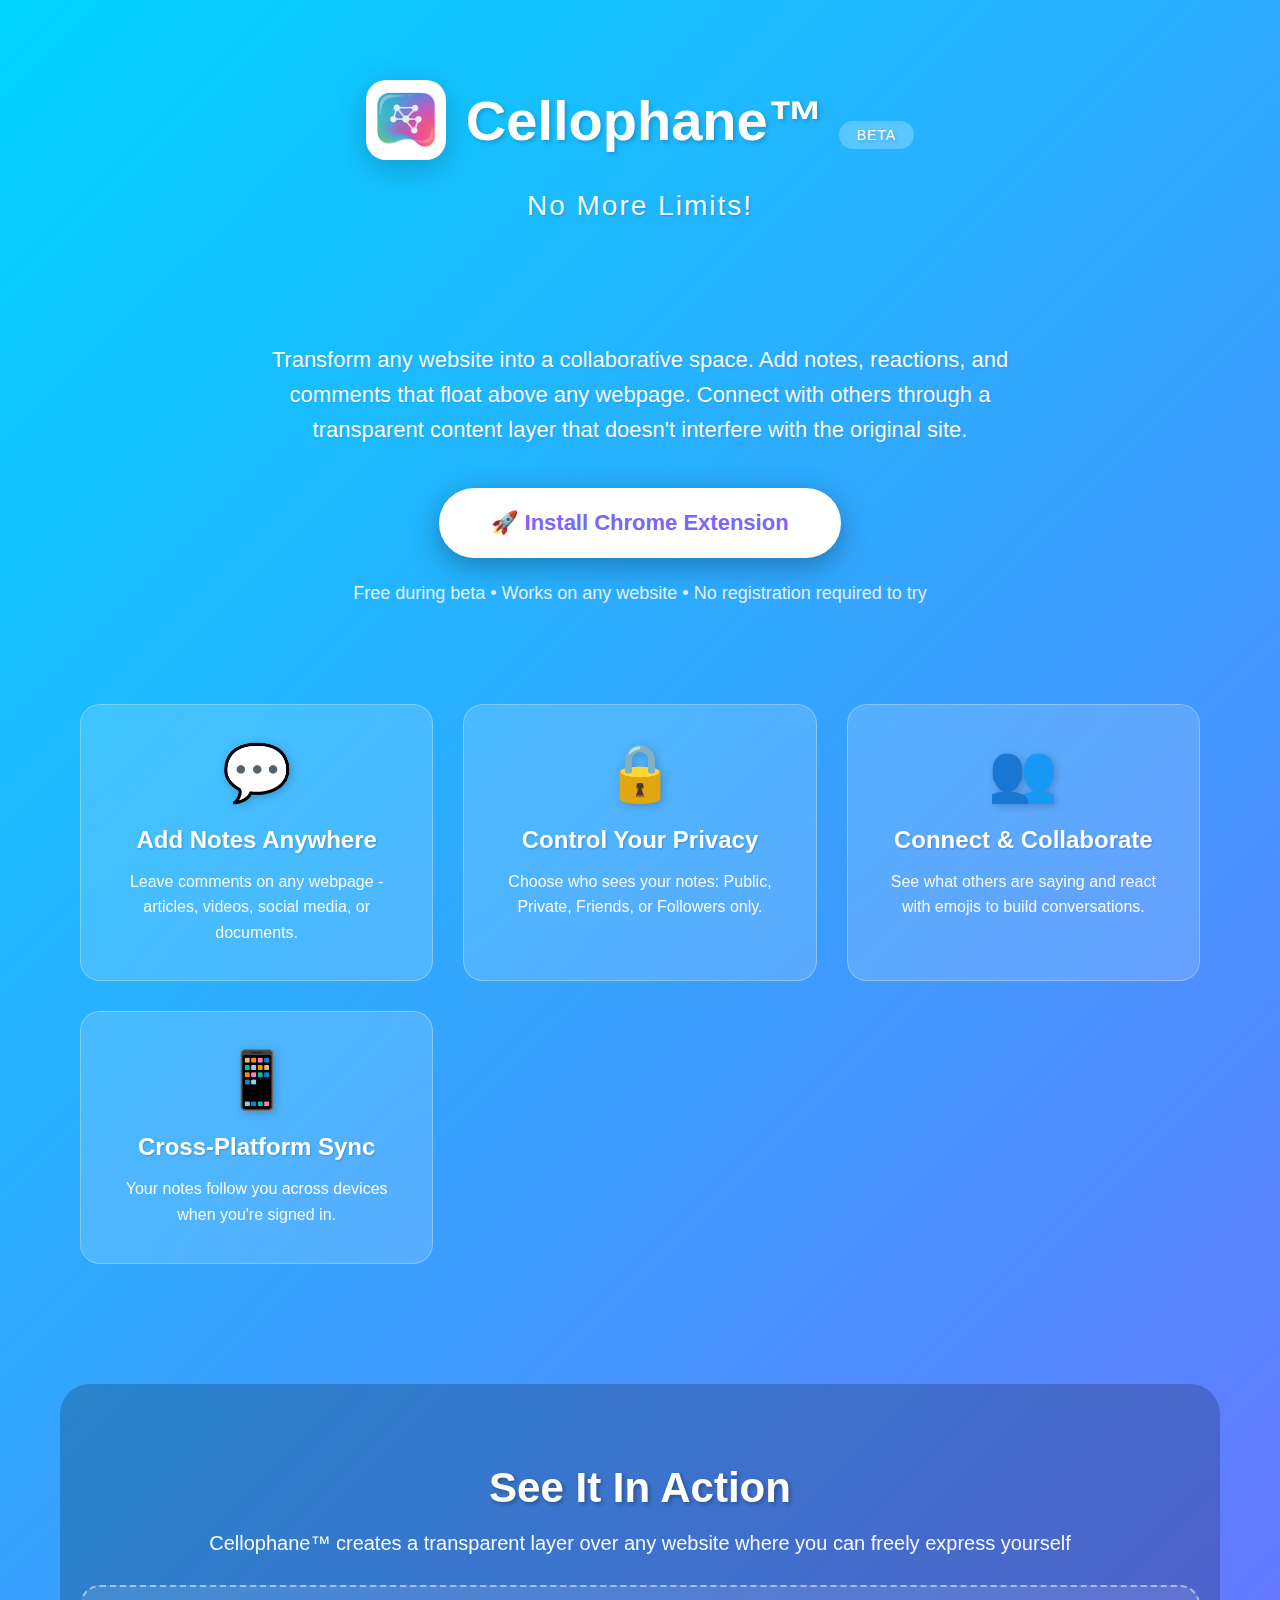
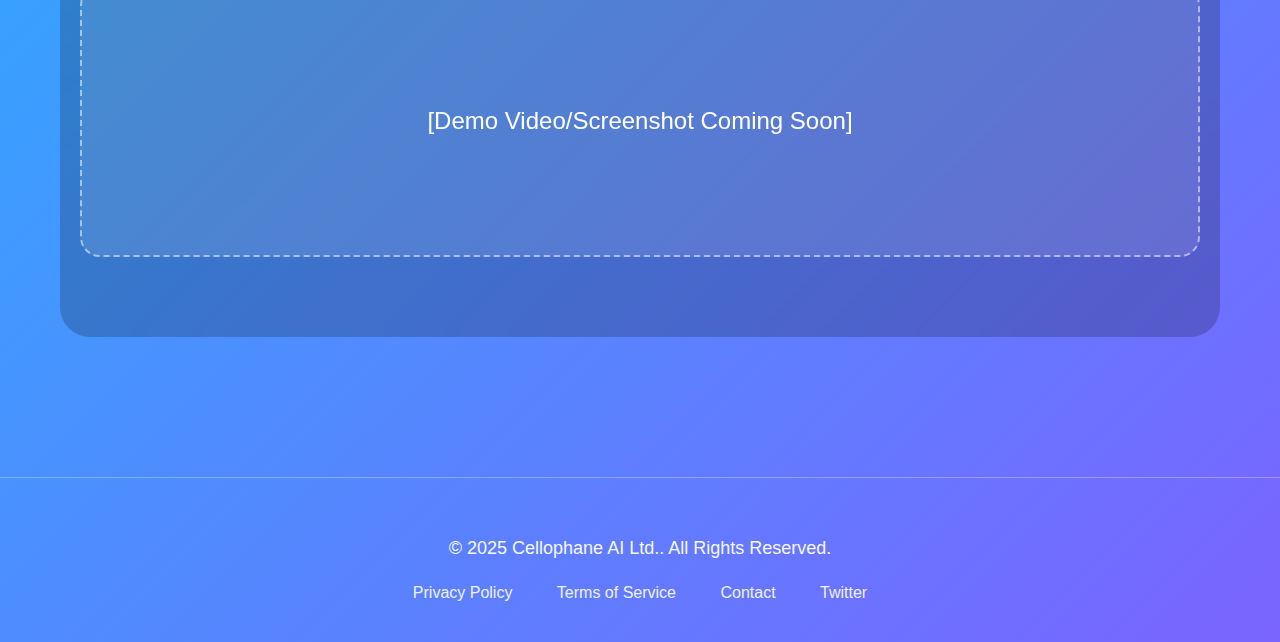
<file: index.html>
<!DOCTYPE html>
<html lang="en">
<head>
    <meta charset="UTF-8">
    <meta name="viewport" content="width=device-width, initial-scale=1.0">
    <title>Cellophane™ - Transform Any Website Into Your Canvas</title>
    <meta name="description" content="Add a transparent layer of notes, reactions, and comments to any website. Your thoughts, your control, no censorship.">
    <meta name="keywords" content="browser extension, web annotation, comments, collaboration, cellophane">
    <meta property="og:title" content="Cellophane™ - Web Layer for Everyone">
    <meta property="og:description" content="Transform any website into a collaborative space with Cellophane™">
    <meta property="og:image" content="https://cellophane.ai/preview.png">
    <meta property="og:url" content="https://cellophane.ai">
    <meta name="twitter:card" content="summary_large_image">
    <link rel="icon" type="image/png" href="icon.png">
    
    <style>
        * {
            margin: 0;
            padding: 0;
            box-sizing: border-box;
        }
        
        body {
            font-family: -apple-system, BlinkMacSystemFont, 'Segoe UI', Roboto, 'Helvetica Neue', Arial, sans-serif;
            background: linear-gradient(135deg, #00D4FF 0%, #7B64FF 25%, #FF6B9D 50%, #FFC837 75%, #00D4FF 100%);
            background-size: 400% 400%;
            animation: gradientShift 15s ease infinite;
            min-height: 100vh;
            color: white;
            overflow-x: hidden;
        }
        
        @keyframes gradientShift {
            0% { background-position: 0% 50%; }
            50% { background-position: 100% 50%; }
            100% { background-position: 0% 50%; }
        }
        
        .container {
            max-width: 1200px;
            margin: 0 auto;
            padding: 20px;
        }
        
        header {
            text-align: center;
            padding: 60px 20px;
            animation: fadeInDown 1s ease-out;
        }
        
        .logo {
            display: inline-flex;
            align-items: center;
            gap: 20px;
            margin-bottom: 30px;
        }
        
        .logo-icon {
            width: 80px;
            height: 80px;
            background: white;
            border-radius: 20px;
            display: flex;
            align-items: center;
            justify-content: center;
            box-shadow: 0 8px 32px rgba(0,0,0,0.2);
            padding: 10px;
        }
        
        .logo-icon img {
            width: 100%;
            height: 100%;
            object-fit: contain;
        }
        
        h1 {
            font-size: 56px;
            font-weight: 800;
            margin: 0;
            text-shadow: 2px 2px 4px rgba(0,0,0,0.2);
        }
        
        .tagline {
            font-size: 28px;
            opacity: 0.95;
            margin-bottom: 20px;
            font-weight: 300;
            letter-spacing: 2px;
            text-shadow: 1px 1px 2px rgba(0,0,0,0.2);
        }
        
        .hero {
            text-align: center;
            padding: 40px 20px;
            animation: fadeIn 1.5s ease-out;
        }
        
        .hero-description {
            font-size: 22px;
            line-height: 1.6;
            opacity: 0.98;
            max-width: 800px;
            margin: 0 auto 40px;
            text-shadow: 1px 1px 2px rgba(0,0,0,0.1);
        }
        
        .cta-button {
            display: inline-block;
            padding: 20px 50px;
            background: white;
            color: #7B64FF;
            text-decoration: none;
            border-radius: 50px;
            font-size: 22px;
            font-weight: bold;
            transition: all 0.3s ease;
            box-shadow: 0 8px 30px rgba(0,0,0,0.3);
            border: 2px solid transparent;
            cursor: pointer;
        }
        
        .cta-button:hover {
            transform: translateY(-3px) scale(1.05);
            box-shadow: 0 12px 40px rgba(0,0,0,0.4);
            background: linear-gradient(135deg, #ffffff 0%, #f0f0ff 100%);
        }
        
        .features {
            display: grid;
            grid-template-columns: repeat(auto-fit, minmax(280px, 1fr));
            gap: 30px;
            padding: 60px 20px;
            animation: fadeInUp 2s ease-out;
        }
        
        .feature {
            background: rgba(255,255,255,0.15);
            backdrop-filter: blur(20px);
            padding: 35px;
            border-radius: 20px;
            text-align: center;
            transition: transform 0.3s ease;
            border: 1px solid rgba(255,255,255,0.3);
        }
        
        .feature:hover {
            transform: translateY(-5px);
            background: rgba(255,255,255,0.25);
            box-shadow: 0 10px 30px rgba(0,0,0,0.2);
        }
        
        .feature-icon {
            font-size: 56px;
            margin-bottom: 20px;
            filter: drop-shadow(2px 2px 4px rgba(0,0,0,0.2));
        }
        
        .feature h3 {
            font-size: 24px;
            margin-bottom: 15px;
            color: white;
            text-shadow: 1px 1px 2px rgba(0,0,0,0.2);
        }
        
        .feature p {
            opacity: 0.95;
            line-height: 1.6;
            font-size: 16px;
        }
        
        .demo-section {
            padding: 80px 20px;
            text-align: center;
            background: rgba(0,0,0,0.2);
            border-radius: 30px;
            margin: 60px 0;
            backdrop-filter: blur(10px);
        }
        
        .demo-section h2 {
            font-size: 42px;
            margin-bottom: 20px;
            text-shadow: 2px 2px 4px rgba(0,0,0,0.3);
        }
        
        .demo-placeholder {
            background: rgba(255,255,255,0.1);
            padding: 120px 20px;
            border-radius: 20px;
            border: 2px dashed rgba(255,255,255,0.5);
            margin-top: 30px;
            font-size: 24px;
            font-weight: 300;
        }
        
        footer {
            text-align: center;
            padding: 60px 20px 40px;
            border-top: 1px solid rgba(255,255,255,0.3);
            margin-top: 60px;
        }
        
        footer a {
            color: white;
            text-decoration: none;
            margin: 0 20px;
            opacity: 0.9;
            font-size: 16px;
            transition: opacity 0.3s;
        }
        
        footer a:hover {
            opacity: 1;
            text-decoration: underline;
        }
        
        .beta-badge {
            display: inline-block;
            background: rgba(255,255,255,0.25);
            padding: 6px 18px;
            border-radius: 25px;
            font-size: 14px;
            margin-left: 15px;
            font-weight: 500;
            letter-spacing: 1px;
        }
        
        .copyright {
            margin-bottom: 25px;
            font-size: 18px;
            opacity: 0.95;
        }
        
        /* Terms Acceptance Modal */
        .modal-overlay {
            display: none;
            position: fixed;
            top: 0;
            left: 0;
            right: 0;
            bottom: 0;
            background: rgba(0, 0, 0, 0.8);
            backdrop-filter: blur(5px);
            z-index: 10000;
            animation: fadeIn 0.3s ease-out;
        }
        
        .modal-overlay.show {
            display: flex;
            align-items: center;
            justify-content: center;
        }
        
        .modal-content {
            background: white;
            color: #333;
            border-radius: 20px;
            padding: 40px;
            max-width: 600px;
            width: 90%;
            max-height: 80vh;
            overflow-y: auto;
            box-shadow: 0 20px 60px rgba(0,0,0,0.3);
            animation: slideUp 0.3s ease-out;
        }
        
        .modal-header {
            text-align: center;
            margin-bottom: 30px;
        }
        
        .modal-header h2 {
            color: #7B64FF;
            font-size: 32px;
            margin-bottom: 10px;
        }
        
        .modal-header p {
            color: #666;
            font-size: 16px;
        }
        
        .terms-summary {
            background: #f8f9fa;
            border-radius: 12px;
            padding: 20px;
            margin-bottom: 25px;
        }
        
        .terms-summary h3 {
            color: #7B64FF;
            margin-bottom: 15px;
            font-size: 20px;
        }
        
        .terms-summary ul {
            list-style: none;
            padding: 0;
        }
        
        .terms-summary li {
            padding: 8px 0;
            padding-left: 25px;
            position: relative;
        }
        
        .terms-summary li:before {
            content: "✓";
            position: absolute;
            left: 0;
            color: #4CAF50;
            font-weight: bold;
        }
        
        .checkbox-container {
            background: #fff4e6;
            border-radius: 12px;
            padding: 20px;
            margin: 25px 0;
            border: 2px solid #ffc837;
        }
        
        .checkbox-wrapper {
            display: flex;
            align-items: flex-start;
            gap: 12px;
            margin-bottom: 12px;
        }
        
        .checkbox-wrapper input[type="checkbox"] {
            width: 20px;
            height: 20px;
            margin-top: 2px;
            cursor: pointer;
        }
        
        .checkbox-wrapper label {
            flex: 1;
            cursor: pointer;
            line-height: 1.5;
            font-size: 15px;
        }
        
        .checkbox-wrapper a {
            color: #7B64FF;
            text-decoration: underline;
        }
        
        .modal-buttons {
            display: flex;
            gap: 15px;
            justify-content: center;
            margin-top: 30px;
        }
        
        .modal-btn {
            padding: 15px 30px;
            border-radius: 50px;
            font-size: 16px;
            font-weight: bold;
            border: none;
            cursor: pointer;
            transition: all 0.3s;
        }
        
        .btn-cancel {
            background: transparent;
            color: #666;
            border: 2px solid #ddd;
        }
        
        .btn-accept {
            background: linear-gradient(135deg, #7B64FF, #00D4FF);
            color: white;
            opacity: 0.5;
            cursor: not-allowed;
        }
        
        .btn-accept.enabled {
            opacity: 1;
            cursor: pointer;
        }
        
        .btn-accept.enabled:hover {
            transform: translateY(-2px);
            box-shadow: 0 8px 20px rgba(123, 100, 255, 0.4);
        }
        
        .btn-cancel:hover {
            background: #f8f9fa;
        }
        
        .age-warning {
            background: #ffe4e1;
            border: 2px solid #ff6b6b;
            border-radius: 12px;
            padding: 15px;
            margin-bottom: 20px;
            text-align: center;
            font-weight: bold;
            color: #d32f2f;
        }
        
        /* Cookie Consent Styles */
        .cookie-consent {
            position: fixed;
            bottom: 0;
            left: 0;
            right: 0;
            background: rgba(30, 30, 50, 0.98);
            backdrop-filter: blur(10px);
            padding: 20px;
            box-shadow: 0 -2px 10px rgba(0,0,0,0.2);
            z-index: 9999;
            display: none;
            animation: slideUp 0.3s ease-out;
        }
        
        .cookie-consent.show {
            display: block;
        }
        
        .cookie-content {
            max-width: 1200px;
            margin: 0 auto;
            display: flex;
            align-items: center;
            justify-content: space-between;
            gap: 20px;
            flex-wrap: wrap;
        }
        
        .cookie-text {
            flex: 1;
            color: white;
            font-size: 14px;
            line-height: 1.5;
        }
        
        .cookie-text a {
            color: #00D4FF;
            text-decoration: underline;
        }
        
        .cookie-buttons {
            display: flex;
            gap: 10px;
        }
        
        .cookie-btn {
            padding: 10px 20px;
            border: none;
            border-radius: 25px;
            font-size: 14px;
            font-weight: 600;
            cursor: pointer;
            transition: all 0.3s;
        }
        
        .cookie-accept {
            background: linear-gradient(135deg, #00D4FF, #7B64FF);
            color: white;
        }
        
        .cookie-reject {
            background: transparent;
            color: white;
            border: 1px solid rgba(255,255,255,0.3);
        }
        
        .cookie-btn:hover {
            transform: translateY(-2px);
            box-shadow: 0 5px 15px rgba(0,0,0,0.3);
        }
        
        @keyframes fadeIn {
            from { opacity: 0; }
            to { opacity: 1; }
        }
        
        @keyframes fadeInDown {
            from {
                opacity: 0;
                transform: translateY(-30px);
            }
            to {
                opacity: 1;
                transform: translateY(0);
            }
        }
        
        @keyframes fadeInUp {
            from {
                opacity: 0;
                transform: translateY(30px);
            }
            to {
                opacity: 1;
                transform: translateY(0);
            }
        }
        
        @keyframes slideUp {
            from { transform: translateY(100%); }
            to { transform: translateY(0); }
        }
        
        @media (max-width: 768px) {
            h1 { font-size: 42px; }
            .tagline { font-size: 20px; }
            .hero-description { font-size: 18px; }
            .features { grid-template-columns: 1fr; }
            .logo-icon { width: 60px; height: 60px; }
            .cta-button { padding: 16px 40px; font-size: 18px; }
            
            .cookie-content {
                flex-direction: column;
                text-align: center;
            }
            .cookie-buttons {
                width: 100%;
                justify-content: center;
            }
            
            .modal-content {
                padding: 30px 20px;
            }
        }
    </style>
</head>
<body>
    <!-- Terms Acceptance Modal -->
    <div id="termsModal" class="modal-overlay">
        <div class="modal-content">
            <div class="modal-header">
                <h2>Welcome to Cellophane™! 🎉</h2>
                <p>Before you start, please review and accept our terms</p>
            </div>
            
            <div class="age-warning">
                ⚠️ You must be at least 13+ years old to use Cellophane
            </div>
<div class="age-note">In the EEA, ages 13–15 require parental/guardian consent; UK is 13+.</div>
            
            <div class="terms-summary">
                <h3>Quick Summary:</h3>
                <ul>
                    <li>Your content is yours - we never sell your data</li>
                    <li>Be respectful - no harassment or illegal content</li>
                    <li>You control privacy - choose who sees your notes</li>
                    <li>We use essential cookies and optional analytics with your consent. Manage your choices below.</li>
                    <li>You can delete everything anytime</li>
                </ul>
            </div>
            
            <div class="checkbox-container">
                <div class="checkbox-wrapper">
                    <input type="checkbox" id="ageConfirm" onchange="checkAllBoxes()">
                    <label for="ageConfirm">
                        I confirm that I am at least 13+ years old
                    </label>
                </div>
                
                <div class="checkbox-wrapper">
                    <input type="checkbox" id="termsAccept" onchange="checkAllBoxes()">
                    <label for="termsAccept">
                        I have read and agree to the <a href="/terms.html" target="_blank">Terms of Service</a> 
                        and <a href="/privacy.html" target="_blank">Privacy Policy</a>
                    </label>
                </div>
                
                <div class="checkbox-wrapper">
                    <input type="checkbox" id="cookieAccept" onchange="checkAllBoxes()">
                    <label for="cookieAccept">
                        I accept the use of essential cookies for the service to function
                    </label>
                </div>
            </div>
            
            <div class="modal-buttons">
                <button class="modal-btn btn-cancel" onclick="closeTermsModal()">Not Now</button>
                <button id="acceptBtn" class="modal-btn btn-accept" onclick="acceptTerms()" disabled>
                    Install Extension
                </button>
            </div>
        </div>
    </div>

    <!-- Cookie Consent Banner (for returning users) -->
    <div id="cookieConsent" class="cookie-consent">
        <div class="cookie-content">
            <div class="cookie-text">
                We use cookies to improve your experience on Cellophane™. By continuing to browse, you agree to our use of cookies for analytics and functionality. 
                Learn more in our <a href="/privacy.html">Privacy Policy</a>.
            </div>
            <div class="cookie-buttons">
                <button class="cookie-btn cookie-reject" onclick="rejectCookies()">Reject</button>
                <button class="cookie-btn cookie-accept" onclick="acceptAllCookies()">Accept All</button>
            </div>
        </div>
    </div>

    <div class="container">
        <header>
            <div class="logo">
                <div class="logo-icon">
                    <img src="icon.png" alt="Cellophane™ Logo">
                </div>
                <div>
                    <h1>Cellophane™<span class="beta-badge">BETA</span></h1>
                </div>
            </div>
            <p class="tagline">No More Limits!</p>
        </header>
        
        <div class="hero">
            <p class="hero-description">
                Transform any website into a collaborative space. Add notes, reactions, and comments 
                that float above any webpage. Connect with others through a transparent content layer 
                that doesn't interfere with the original site.
            </p>
            <button class="cta-button" onclick="showTermsModal()">🚀 Install Chrome Extension</button>
            <p style="margin-top: 25px; opacity: 0.85; font-size: 18px;">
                Free during beta • Works on any website • No registration required to try
            </p>
        </div>
        
        <div class="features">
            <div class="feature">
                <div class="feature-icon">💬</div>
                <h3>Add Notes Anywhere</h3>
                <p>Leave comments on any webpage - articles, videos, social media, or documents.</p>
            </div>
            <div class="feature">
                <div class="feature-icon">🔒</div>
                <h3>Control Your Privacy</h3>
                <p>Choose who sees your notes: Public, Private, Friends, or Followers only.</p>
            </div>
            <div class="feature">
                <div class="feature-icon">👥</div>
                <h3>Connect & Collaborate</h3>
                <p>See what others are saying and react with emojis to build conversations.</p>
            </div>
            <div class="feature">
                <div class="feature-icon">📱</div>
                <h3>Cross-Platform Sync</h3>
                <p>Your notes follow you across devices when you're signed in.</p>
            </div>
        </div>
        
        <div class="demo-section">
            <h2>See It In Action</h2>
            <p style="margin-bottom: 30px; opacity: 0.95; font-size: 20px;">
                Cellophane™ creates a transparent layer over any website where you can freely express yourself
            </p>
            <div class="demo-placeholder">
                [Demo Video/Screenshot Coming Soon]
            </div>
        </div>
    </div>
    
    <footer>
        <div class="copyright">
            © 2025 Cellophane AI Ltd.. All Rights Reserved.
        </div>
        <div>
            <a href="/privacy.html">Privacy Policy</a>
            <a href="/terms.html">Terms of Service</a>
            <a href="mailto:support@cellophane.ai">Contact</a>
            <a href="https://twitter.com/CellophaneAI" target="_blank">Twitter</a>
        </div>
    </footer>
    
    <!-- Scripts -->
    <script>
        // Terms Modal Management
        function showTermsModal() {
            // Check if user already accepted terms
            if (getCookie('termsAccepted') === 'true') {
                // User already accepted, proceed to install
                proceedToInstall();
            } else {
                // Show terms modal
                document.getElementById('termsModal').classList.add('show');
            }
        }
        
        function closeTermsModal() {
            document.getElementById('termsModal').classList.remove('show');
        }
        
        function checkAllBoxes() {
            const ageConfirm = document.getElementById('ageConfirm').checked;
            const termsAccept = document.getElementById('termsAccept').checked;
            const cookieAccept = document.getElementById('cookieAccept').checked;
            
            const acceptBtn = document.getElementById('acceptBtn');
            
            if (ageConfirm && termsAccept && cookieAccept) {
                acceptBtn.disabled = false;
                acceptBtn.classList.add('enabled');
            } else {
                acceptBtn.disabled = true;
                acceptBtn.classList.remove('enabled');
            }
        }
        
        function acceptTerms() {
            if (document.getElementById('acceptBtn').disabled) return;
            
            // Save acceptance
            setCookie('termsAccepted', 'true', 365);
            setCookie('cookieConsent', 'accepted', 365);
            setCookie('userAge16Plus', 'true', 365);
            setCookie('acceptanceDate', new Date().toISOString(), 365);
            
            // Close modal
            closeTermsModal();
            
            // Track event
            trackEvent('Terms', 'accepted', 'Install Flow');
            
            // Load Google Analytics
            loadGoogleAnalytics();
            
            // Proceed to install
            proceedToInstall();
        }
        
        function proceedToInstall() {
            // Track install click
            trackEvent('Extension', 'click', 'Install Button');
            
            // Check if extension URL is available
            const extensionUrl = 'https://chrome.google.com/webstore/detail/cellophane/[EXTENSION_ID]';
            
            // For now, show coming soon message
            alert('🎉 Thanks for accepting our terms!\n\nThe extension will be available in Chrome Web Store soon. We\'ll notify you when it\'s ready!');
            
            // In production, redirect to Chrome Web Store:
            // window.open(extensionUrl, '_blank');
        }
        
        // Cookie Management
        function getCookie(name) {
            const value = `; ${document.cookie}`;
            const parts = value.split(`; ${name}=`);
            if (parts.length === 2) return parts.pop().split(';').shift();
        }
        
        function setCookie(name, value, days) {
            const expires = new Date();
            expires.setTime(expires.getTime() + (days * 24 * 60 * 60 * 1000));
            document.cookie = `${name}=${value};expires=${expires.toUTCString()};path=/;SameSite=Strict`;
        }
        
        function acceptAllCookies() {
            setCookie('cookieConsent', 'accepted', 365);
            document.getElementById('cookieConsent').classList.remove('show');
            loadGoogleAnalytics();
        }
        
        function rejectCookies() {
            setCookie('cookieConsent', 'rejected', 365);
            document.getElementById('cookieConsent').classList.remove('show');
        }
        
        // Check consent status on page load
        window.addEventListener('DOMContentLoaded', function() {
            const consent = getCookie('cookieConsent');
            const termsAccepted = getCookie('termsAccepted');
            
            // Only show cookie banner if terms were accepted but cookies weren't specifically addressed
            if (termsAccepted === 'true' && !consent) {
                // User accepted terms, but we should still ask about analytics cookies
                document.getElementById('cookieConsent').classList.add('show');
            } else if (!termsAccepted && !consent) {
                // New user - don't show cookie banner (will be handled in terms modal)
                // Cookie banner only shows for returning users
            } else if (consent === 'accepted') {
                // Load GA if already accepted
                loadGoogleAnalytics();
            }
        });
        
        // Google Analytics loader (only loads if consent given)
        function loadGoogleAnalytics() {
            // Your actual GA4 measurement ID
            const GA_MEASUREMENT_ID = 'G-Q35Z41X6EE';
            
            // Check if already loaded
            if (window.gaLoaded) return;
            window.gaLoaded = true;
            
            // Create and load the GA script
            const script = document.createElement('script');
            script.async = true;
            script.src = `https://www.googletagmanager.com/gtag/js?id=${GA_MEASUREMENT_ID}`;
            document.head.appendChild(script);
            
            // Initialize GA with GDPR-compliant settings
            window.dataLayer = window.dataLayer || [];
            function gtag(){dataLayer.push(arguments);}
            gtag('js', new Date());
            
            // Configure with privacy settings
            gtag('config', GA_MEASUREMENT_ID, {
                'anonymize_ip': true,  // GDPR compliance - anonymize IP
                'cookie_flags': 'SameSite=None;Secure',
                'allow_google_signals': false,  // Disable advertising features by default
                'allow_ad_personalization_signals': false  // Disable ad personalization
            });
        }
        
        // Track custom events
        function trackEvent(category, action, label = null, value = null) {
            if (getCookie('cookieConsent') === 'accepted' && typeof gtag !== 'undefined') {
                gtag('event', action, {
                    'event_category': category,
                    'event_label': label,
                    'value': value
                });
            }
        }
    </script>
</body>
</html>
</file>
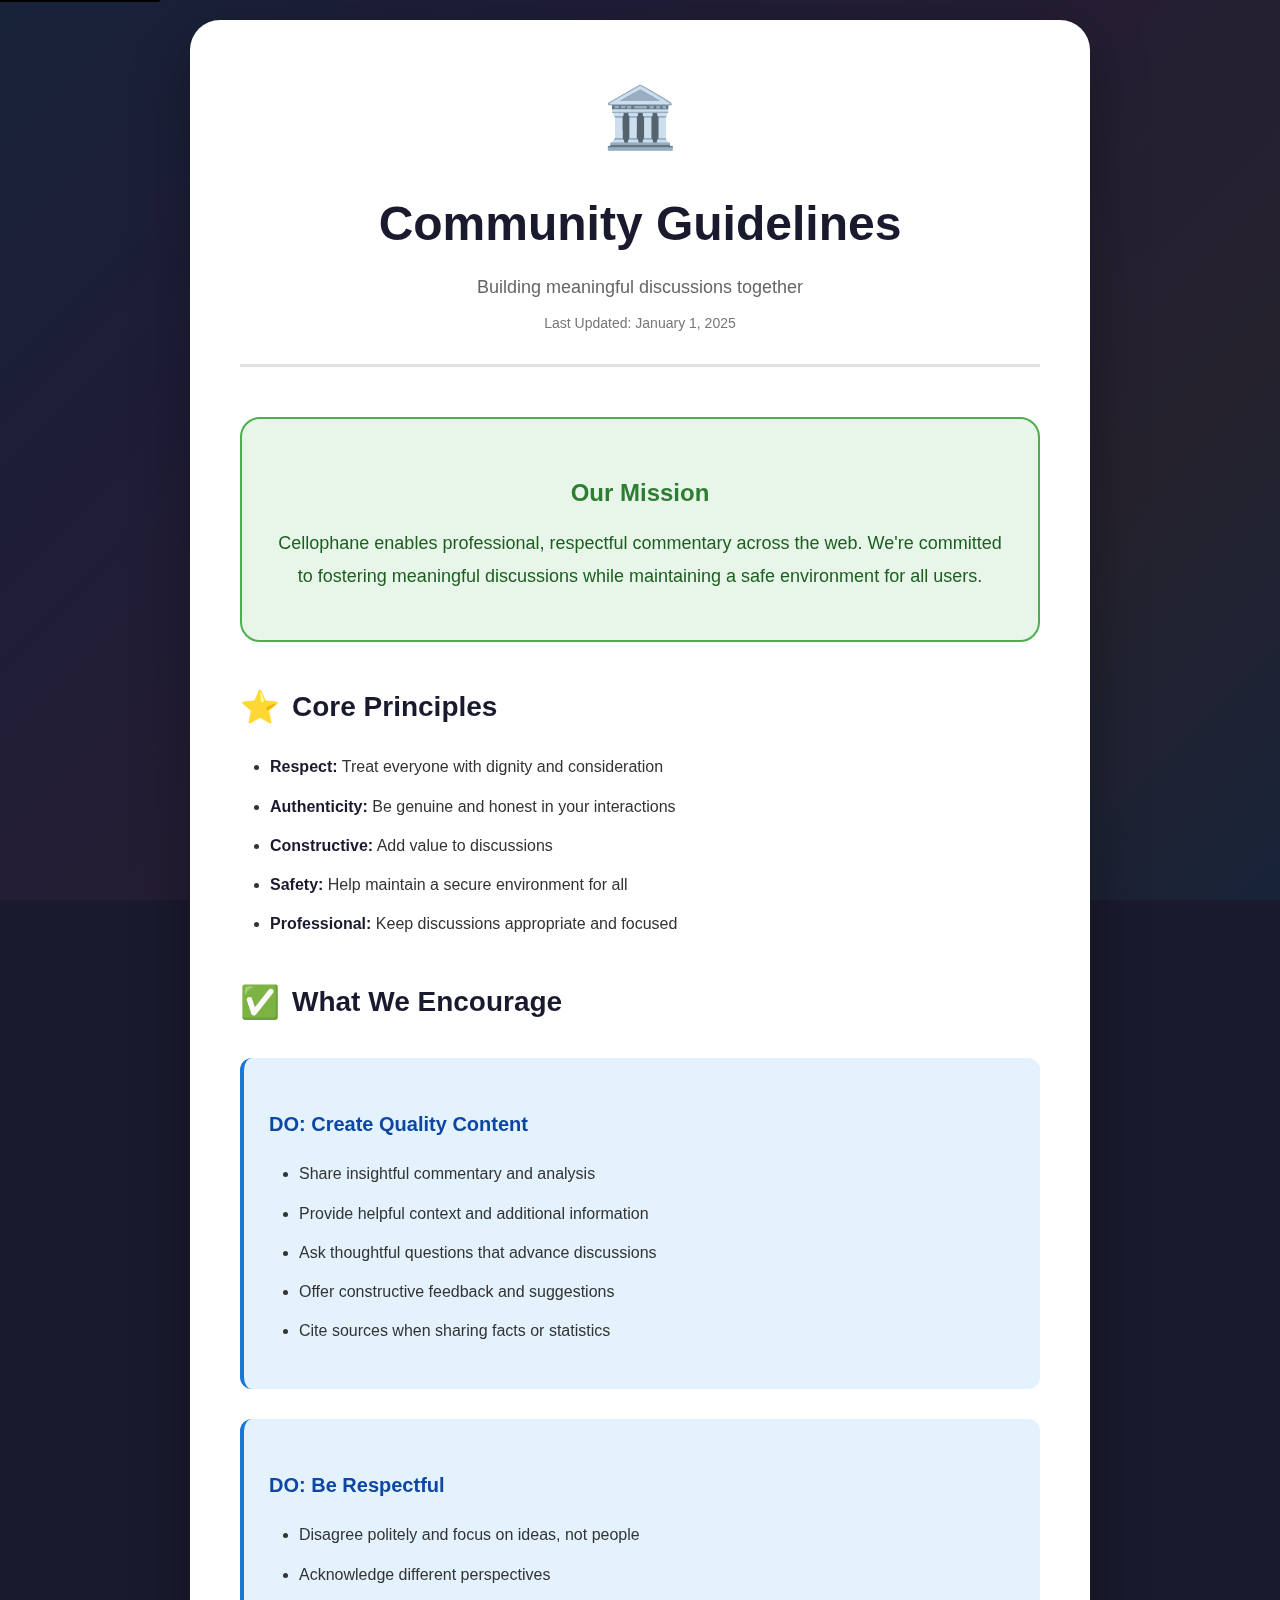
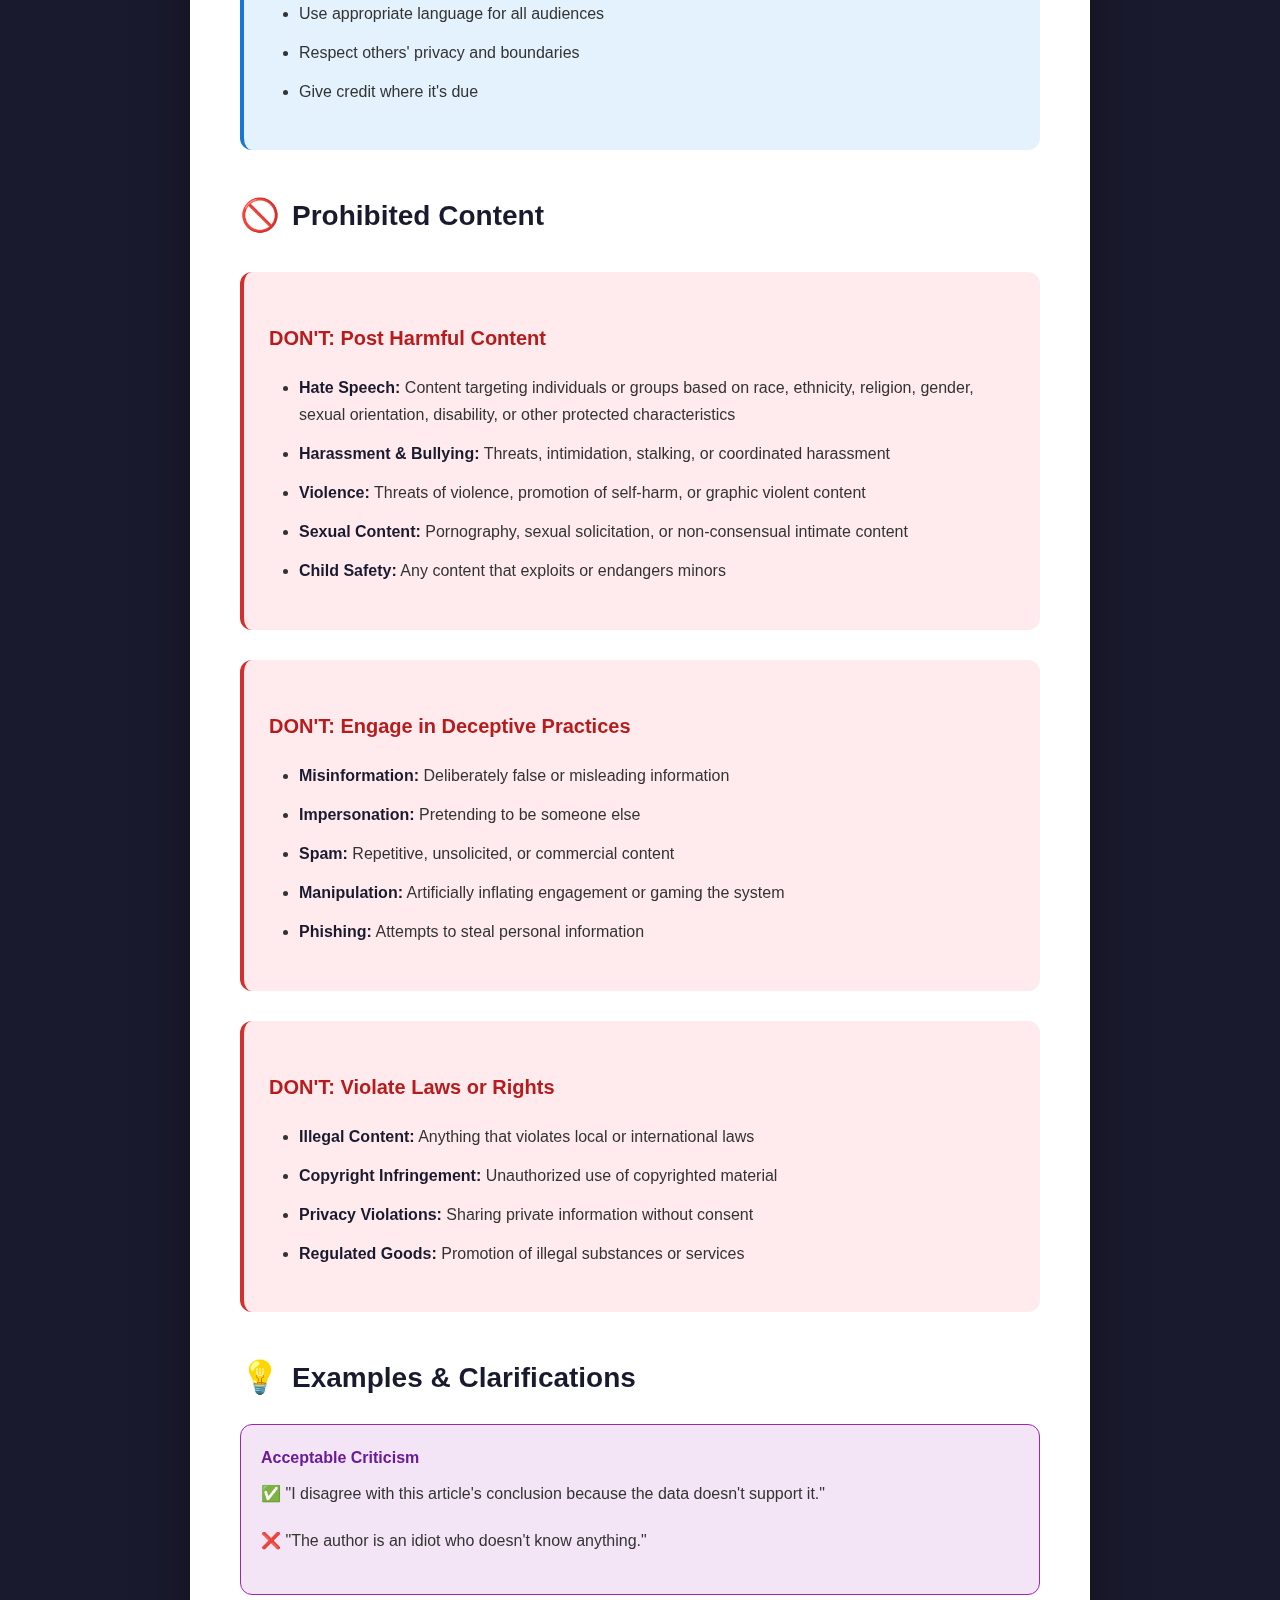
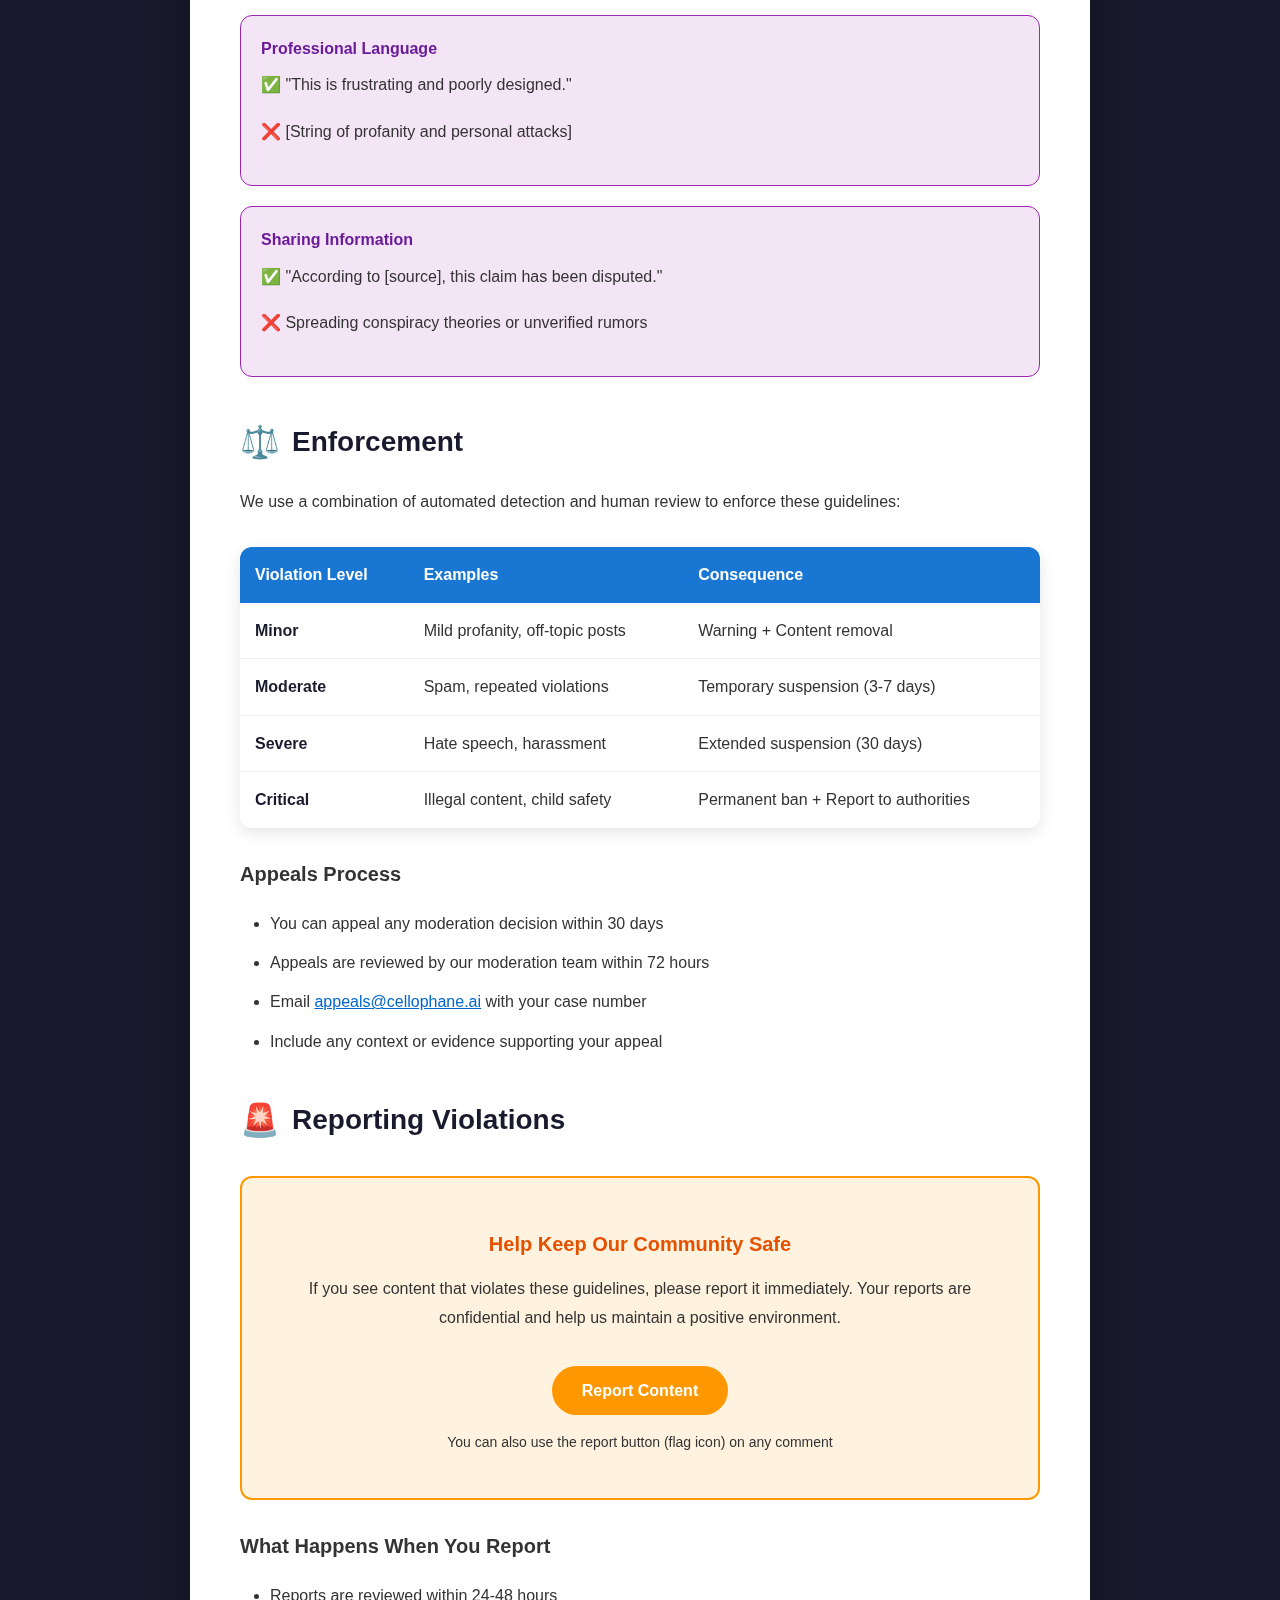
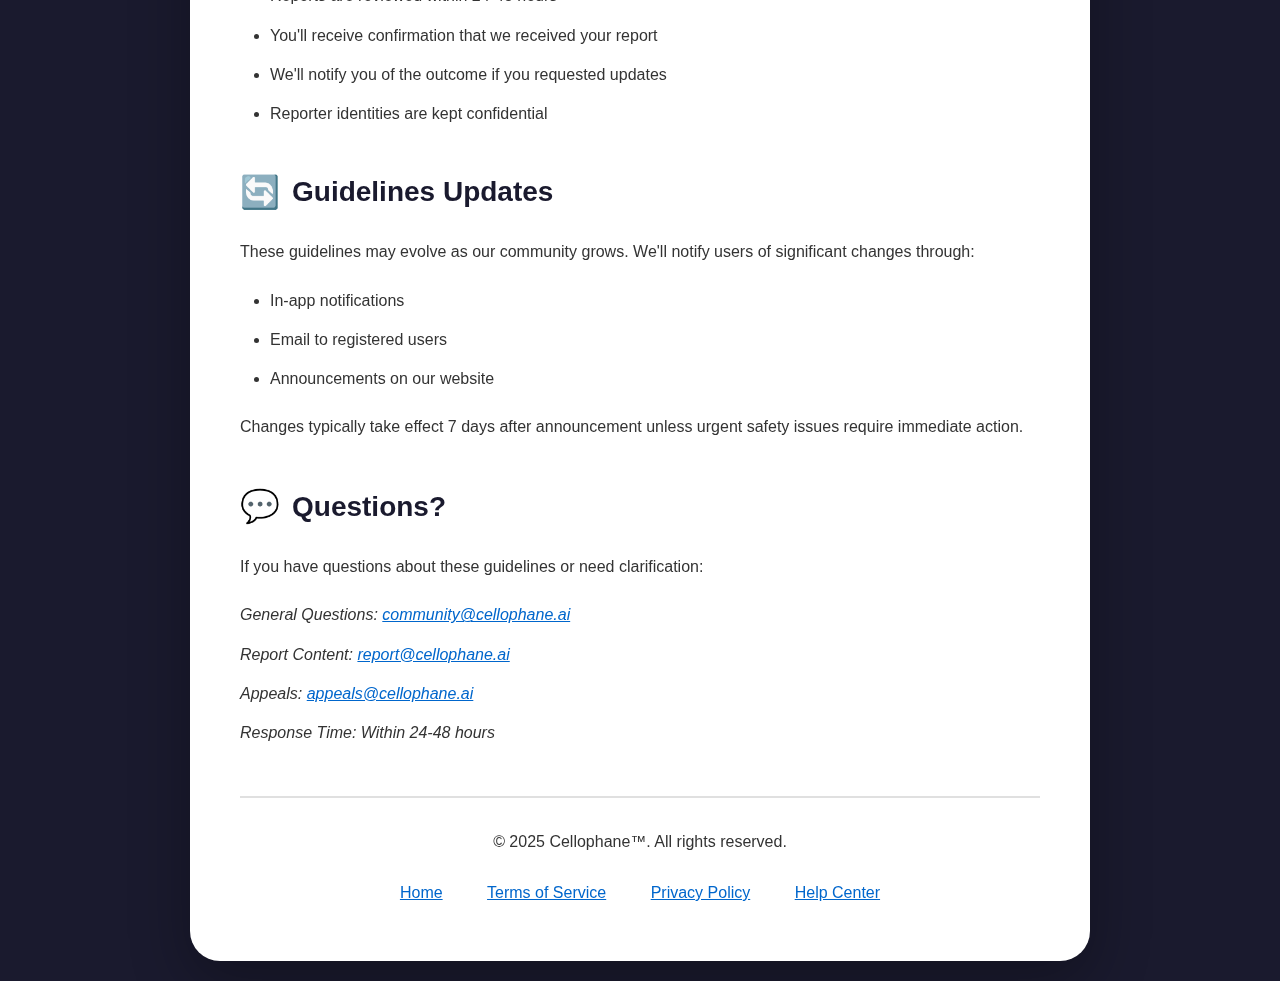
<file: community-guidelines.html>
<!DOCTYPE html>
<html lang="en" dir="ltr">
<head>
    <meta charset="UTF-8">
    <meta name="viewport" content="width=device-width, initial-scale=1.0">
    <title>Cellophane™ - Community Guidelines</title>
    <meta name="description" content="Community Guidelines for Cellophane™ - Creating meaningful discussions across the web">
    
    <style>
        * {
            margin: 0;
            padding: 0;
            box-sizing: border-box;
        }
        
        /* Skip to content link - WCAG 2.4.1 */
        .skip-link {
            position: absolute;
            top: -40px;
            left: 0;
            background: #000;
            color: #fff;
            padding: 8px;
            text-decoration: none;
            z-index: 100000;
            border-radius: 0 0 4px 0;
        }
        
        .skip-link:focus {
            top: 0;
        }
        
        /* High contrast mode support */
        @media (prefers-contrast: high) {
            * {
                border-color: currentColor !important;
            }
        }
        
        /* Reduced motion support - WCAG 2.3.3 */
        @media (prefers-reduced-motion: reduce) {
            *, *::before, *::after {
                animation-duration: 0.01ms !important;
                animation-iteration-count: 1 !important;
                transition-duration: 0.01ms !important;
            }
        }
        
        body {
            font-family: -apple-system, BlinkMacSystemFont, 'Segoe UI', Roboto, 'Helvetica Neue', Arial, sans-serif;
            background: #1a1a2e;
            min-height: 100vh;
            color: #333;
            padding: 20px;
            line-height: 1.6;
        }
        
        /* Decorative gradient overlay */
        body::before {
            content: '';
            position: fixed;
            top: 0;
            left: 0;
            right: 0;
            bottom: 0;
            background: linear-gradient(135deg, 
                rgba(0,212,255,0.05) 0%, 
                rgba(123,100,255,0.05) 25%, 
                rgba(255,107,157,0.05) 50%, 
                rgba(255,199,55,0.05) 75%, 
                rgba(0,212,255,0.05) 100%);
            pointer-events: none;
            z-index: 1;
        }
        
        /* Clear focus indicators - WCAG 2.4.7 */
        *:focus {
            outline: 3px solid #00D4FF;
            outline-offset: 2px;
        }
        
        a:focus-visible,
        button:focus-visible {
            outline: 3px solid #00D4FF;
            outline-offset: 2px;
        }
        
        .container {
            max-width: 900px;
            margin: 0 auto;
            background: #ffffff;
            border-radius: 30px;
            box-shadow: 0 20px 60px rgba(0,0,0,0.3);
            padding: 50px;
            position: relative;
            z-index: 2;
        }
        
        .header {
            text-align: center;
            margin-bottom: 50px;
            padding-bottom: 30px;
            border-bottom: 3px solid #e0e0e0;
        }
        
        .emoji-logo {
            font-size: 60px;
            margin-bottom: 20px;
            display: block;
        }
        
        h1 {
            font-size: 48px;
            font-weight: 800;
            color: #1a1a2e;
            margin-bottom: 10px;
        }
        
        .subtitle {
            color: #666;
            font-size: 18px;
            font-weight: 300;
        }
        
        .last-updated {
            margin-top: 10px;
            font-size: 14px;
            color: #777;
        }
        
        h2 {
            color: #1a1a2e;
            font-size: 28px;
            margin-top: 40px;
            margin-bottom: 20px;
            display: flex;
            align-items: center;
            gap: 12px;
            font-weight: 700;
        }
        
        h3 {
            color: #333;
            font-size: 20px;
            margin-top: 25px;
            margin-bottom: 15px;
            font-weight: 600;
        }
        
        .section-emoji {
            font-size: 32px;
            display: inline-block;
        }
        
        p {
            margin-bottom: 18px;
            color: #333;
            line-height: 1.8;
            font-size: 16px;
        }
        
        ul {
            margin: 20px 0 20px 30px;
        }
        
        li {
            margin-bottom: 12px;
            color: #333;
            line-height: 1.7;
            font-size: 16px;
        }
        
        /* Mission box */
        .mission-box {
            background: #e8f5e9;
            border-radius: 20px;
            padding: 30px;
            margin-bottom: 40px;
            border: 2px solid #4caf50;
            text-align: center;
        }
        
        .mission-box h3 {
            color: #2e7d32;
            margin-bottom: 15px;
            font-size: 24px;
        }
        
        .mission-box p {
            font-size: 18px;
            color: #1b5e20;
        }
        
        /* Do's and Don'ts boxes */
        .do-box {
            background: #e3f2fd;
            border-left: 4px solid #1976d2;
            padding: 25px;
            margin: 30px 0;
            border-radius: 12px;
        }
        
        .do-box h3 {
            color: #0d47a1;
            margin-bottom: 15px;
        }
        
        .dont-box {
            background: #ffebee;
            border-left: 4px solid #d32f2f;
            padding: 25px;
            margin: 30px 0;
            border-radius: 12px;
        }
        
        .dont-box h3 {
            color: #b71c1c;
            margin-bottom: 15px;
        }
        
        /* Examples box */
        .example-box {
            background: #f3e5f5;
            border: 1px solid #9c27b0;
            border-radius: 12px;
            padding: 20px;
            margin: 20px 0;
        }
        
        .example-box h4 {
            color: #6a1b9a;
            margin-bottom: 10px;
        }
        
        /* Report box */
        .report-box {
            background: #fff3e0;
            border: 2px solid #ff9800;
            border-radius: 12px;
            padding: 25px;
            margin: 30px 0;
            text-align: center;
        }
        
        .report-box h3 {
            color: #e65100;
            margin-bottom: 15px;
        }
        
        .report-button {
            display: inline-block;
            background: #ff9800;
            color: white;
            padding: 12px 30px;
            border-radius: 25px;
            text-decoration: none;
            font-weight: bold;
            margin-top: 15px;
            transition: all 0.3s;
        }
        
        .report-button:hover {
            background: #f57c00;
            transform: translateY(-2px);
        }
        
        .report-button:focus {
            outline: 3px solid #00D4FF;
            outline-offset: 2px;
        }
        
        /* Enforcement table */
        .enforcement-table {
            width: 100%;
            margin: 30px 0;
            border-collapse: separate;
            border-spacing: 0;
            border-radius: 12px;
            overflow: hidden;
            box-shadow: 0 5px 15px rgba(0,0,0,0.1);
        }
        
        .enforcement-table th {
            background: #1976d2;
            color: white;
            padding: 15px;
            text-align: left;
            font-weight: 600;
        }
        
        .enforcement-table td {
            padding: 15px;
            border-bottom: 1px solid #eee;
            background: white;
        }
        
        .enforcement-table tr:last-child td {
            border-bottom: none;
        }
        
        .footer {
            margin-top: 50px;
            padding-top: 30px;
            border-top: 2px solid #e0e0e0;
            text-align: center;
            color: #666;
        }
        
        .footer nav {
            margin-top: 15px;
        }
        
        .footer a {
            color: #0066cc;
            text-decoration: underline;
            margin: 0 15px;
            font-weight: 500;
            transition: all 0.3s;
            display: inline-block;
            padding: 5px;
        }
        
        .footer a:hover {
            color: #0052a3;
            transform: translateY(-2px);
        }
        
        .footer a:focus {
            outline: 3px solid #00D4FF;
            outline-offset: 2px;
        }
        
        strong {
            color: #1a1a2e;
            font-weight: 600;
        }
        
        /* Links with proper contrast */
        a {
            color: #0066cc;
            text-decoration: underline;
        }
        
        a:hover {
            color: #0052a3;
        }
        
        /* Screen reader only text */
        .sr-only {
            position: absolute;
            width: 1px;
            height: 1px;
            padding: 0;
            margin: -1px;
            overflow: hidden;
            clip: rect(0, 0, 0, 0);
            white-space: nowrap;
            border: 0;
        }
        
        @media (max-width: 768px) {
            .container {
                padding: 30px 20px;
                border-radius: 20px;
            }
            
            h1 {
                font-size: 36px;
            }
            
            h2 {
                font-size: 24px;
            }
            
            .emoji-logo {
                font-size: 48px;
            }
            
            .footer a {
                display: block;
                margin: 10px 0;
            }
        }
    </style>
</head>
<body>
    <!-- Skip to main content link -->
    <a href="#main-content" class="skip-link">Skip to main content</a>
    
    <div class="container">
        <header>
            <div class="header">
                <span class="emoji-logo" role="img" aria-label="Community">🏛️</span>
                <h1>Community Guidelines</h1>
                <div class="subtitle">Building meaningful discussions together</div>
                <div class="last-updated">
                    <time datetime="2025-01-01">Last Updated: January 1, 2025</time>
                </div>
            </div>
        </header>
        
        <main id="main-content">
            <section class="mission-box" aria-labelledby="mission-heading">
                <h3 id="mission-heading">Our Mission</h3>
                <p>Cellophane enables professional, respectful commentary across the web. We're committed to fostering meaningful discussions while maintaining a safe environment for all users.</p>
            </section>
            
            <section aria-labelledby="principles-heading">
                <h2 id="principles-heading"><span class="section-emoji" aria-hidden="true">⭐</span>Core Principles</h2>
                <ul>
                    <li><strong>Respect:</strong> Treat everyone with dignity and consideration</li>
                    <li><strong>Authenticity:</strong> Be genuine and honest in your interactions</li>
                    <li><strong>Constructive:</strong> Add value to discussions</li>
                    <li><strong>Safety:</strong> Help maintain a secure environment for all</li>
                    <li><strong>Professional:</strong> Keep discussions appropriate and focused</li>
                </ul>
            </section>
            
            <section aria-labelledby="encouraged-heading">
                <h2 id="encouraged-heading"><span class="section-emoji" aria-hidden="true">✅</span>What We Encourage</h2>
                
                <div class="do-box">
                    <h3>DO: Create Quality Content</h3>
                    <ul>
                        <li>Share insightful commentary and analysis</li>
                        <li>Provide helpful context and additional information</li>
                        <li>Ask thoughtful questions that advance discussions</li>
                        <li>Offer constructive feedback and suggestions</li>
                        <li>Cite sources when sharing facts or statistics</li>
                    </ul>
                </div>
                
                <div class="do-box">
                    <h3>DO: Be Respectful</h3>
                    <ul>
                        <li>Disagree politely and focus on ideas, not people</li>
                        <li>Acknowledge different perspectives</li>
                        <li>Use appropriate language for all audiences</li>
                        <li>Respect others' privacy and boundaries</li>
                        <li>Give credit where it's due</li>
                    </ul>
                </div>
            </section>
            
            <section aria-labelledby="prohibited-heading">
                <h2 id="prohibited-heading"><span class="section-emoji" aria-hidden="true">🚫</span>Prohibited Content</h2>
                
                <div class="dont-box">
                    <h3>DON'T: Post Harmful Content</h3>
                    <ul>
                        <li><strong>Hate Speech:</strong> Content targeting individuals or groups based on race, ethnicity, religion, gender, sexual orientation, disability, or other protected characteristics</li>
                        <li><strong>Harassment & Bullying:</strong> Threats, intimidation, stalking, or coordinated harassment</li>
                        <li><strong>Violence:</strong> Threats of violence, promotion of self-harm, or graphic violent content</li>
                        <li><strong>Sexual Content:</strong> Pornography, sexual solicitation, or non-consensual intimate content</li>
                        <li><strong>Child Safety:</strong> Any content that exploits or endangers minors</li>
                    </ul>
                </div>
                
                <div class="dont-box">
                    <h3>DON'T: Engage in Deceptive Practices</h3>
                    <ul>
                        <li><strong>Misinformation:</strong> Deliberately false or misleading information</li>
                        <li><strong>Impersonation:</strong> Pretending to be someone else</li>
                        <li><strong>Spam:</strong> Repetitive, unsolicited, or commercial content</li>
                        <li><strong>Manipulation:</strong> Artificially inflating engagement or gaming the system</li>
                        <li><strong>Phishing:</strong> Attempts to steal personal information</li>
                    </ul>
                </div>
                
                <div class="dont-box">
                    <h3>DON'T: Violate Laws or Rights</h3>
                    <ul>
                        <li><strong>Illegal Content:</strong> Anything that violates local or international laws</li>
                        <li><strong>Copyright Infringement:</strong> Unauthorized use of copyrighted material</li>
                        <li><strong>Privacy Violations:</strong> Sharing private information without consent</li>
                        <li><strong>Regulated Goods:</strong> Promotion of illegal substances or services</li>
                    </ul>
                </div>
            </section>
            
            <section aria-labelledby="examples-heading">
                <h2 id="examples-heading"><span class="section-emoji" aria-hidden="true">💡</span>Examples & Clarifications</h2>
                
                <div class="example-box">
                    <h4>Acceptable Criticism</h4>
                    <p>✅ "I disagree with this article's conclusion because the data doesn't support it."</p>
                    <p>❌ "The author is an idiot who doesn't know anything."</p>
                </div>
                
                <div class="example-box">
                    <h4>Professional Language</h4>
                    <p>✅ "This is frustrating and poorly designed."</p>
                    <p>❌ [String of profanity and personal attacks]</p>
                </div>
                
                <div class="example-box">
                    <h4>Sharing Information</h4>
                    <p>✅ "According to [source], this claim has been disputed."</p>
                    <p>❌ Spreading conspiracy theories or unverified rumors</p>
                </div>
            </section>
            
            <section aria-labelledby="enforcement-heading">
                <h2 id="enforcement-heading"><span class="section-emoji" aria-hidden="true">⚖️</span>Enforcement</h2>
                
                <p>We use a combination of automated detection and human review to enforce these guidelines:</p>
                
                <table class="enforcement-table">
                    <tr>
                        <th>Violation Level</th>
                        <th>Examples</th>
                        <th>Consequence</th>
                    </tr>
                    <tr>
                        <td><strong>Minor</strong></td>
                        <td>Mild profanity, off-topic posts</td>
                        <td>Warning + Content removal</td>
                    </tr>
                    <tr>
                        <td><strong>Moderate</strong></td>
                        <td>Spam, repeated violations</td>
                        <td>Temporary suspension (3-7 days)</td>
                    </tr>
                    <tr>
                        <td><strong>Severe</strong></td>
                        <td>Hate speech, harassment</td>
                        <td>Extended suspension (30 days)</td>
                    </tr>
                    <tr>
                        <td><strong>Critical</strong></td>
                        <td>Illegal content, child safety</td>
                        <td>Permanent ban + Report to authorities</td>
                    </tr>
                </table>
                
                <h3>Appeals Process</h3>
                <ul>
                    <li>You can appeal any moderation decision within 30 days</li>
                    <li>Appeals are reviewed by our moderation team within 72 hours</li>
                    <li>Email <a href="mailto:appeals@cellophane.ai">appeals@cellophane.ai</a> with your case number</li>
                    <li>Include any context or evidence supporting your appeal</li>
                </ul>
            </section>
            
            <section aria-labelledby="reporting-heading">
                <h2 id="reporting-heading"><span class="section-emoji" aria-hidden="true">🚨</span>Reporting Violations</h2>
                
                <div class="report-box">
                    <h3>Help Keep Our Community Safe</h3>
                    <p>If you see content that violates these guidelines, please report it immediately. Your reports are confidential and help us maintain a positive environment.</p>
                    <a href="mailto:report@cellophane.ai" class="report-button">Report Content</a>
                    <p style="margin-top: 15px; font-size: 14px;">You can also use the report button (flag icon) on any comment</p>
                </div>
                
                <h3>What Happens When You Report</h3>
                <ul>
                    <li>Reports are reviewed within 24-48 hours</li>
                    <li>You'll receive confirmation that we received your report</li>
                    <li>We'll notify you of the outcome if you requested updates</li>
                    <li>Reporter identities are kept confidential</li>
                </ul>
            </section>
            
            <section aria-labelledby="updates-heading">
                <h2 id="updates-heading"><span class="section-emoji" aria-hidden="true">🔄</span>Guidelines Updates</h2>
                <p>These guidelines may evolve as our community grows. We'll notify users of significant changes through:</p>
                <ul>
                    <li>In-app notifications</li>
                    <li>Email to registered users</li>
                    <li>Announcements on our website</li>
                </ul>
                <p>Changes typically take effect 7 days after announcement unless urgent safety issues require immediate action.</p>
            </section>
            
            <section aria-labelledby="contact-heading">
                <h2 id="contact-heading"><span class="section-emoji" aria-hidden="true">💬</span>Questions?</h2>
                <p>If you have questions about these guidelines or need clarification:</p>
                <address>
                    <ul style="list-style: none; margin-left: 0;">
                        <li>General Questions: <a href="mailto:community@cellophane.ai">community@cellophane.ai</a></li>
                        <li>Report Content: <a href="mailto:report@cellophane.ai">report@cellophane.ai</a></li>
                        <li>Appeals: <a href="mailto:appeals@cellophane.ai">appeals@cellophane.ai</a></li>
                        <li>Response Time: Within 24-48 hours</li>
                    </ul>
                </address>
            </section>
        </main>
        
        <footer>
            <div class="footer">
                <p>© 2025 Cellophane™. All rights reserved.</p>
                <nav aria-label="Footer navigation">
                    <a href="/">Home</a>
                    <a href="/terms.html">Terms of Service</a>
                    <a href="/privacy.html">Privacy Policy</a>
                    <a href="/help.html">Help Center</a>
                </nav>
            </div>
        </footer>
    </div>
</body>
</html>
</file>
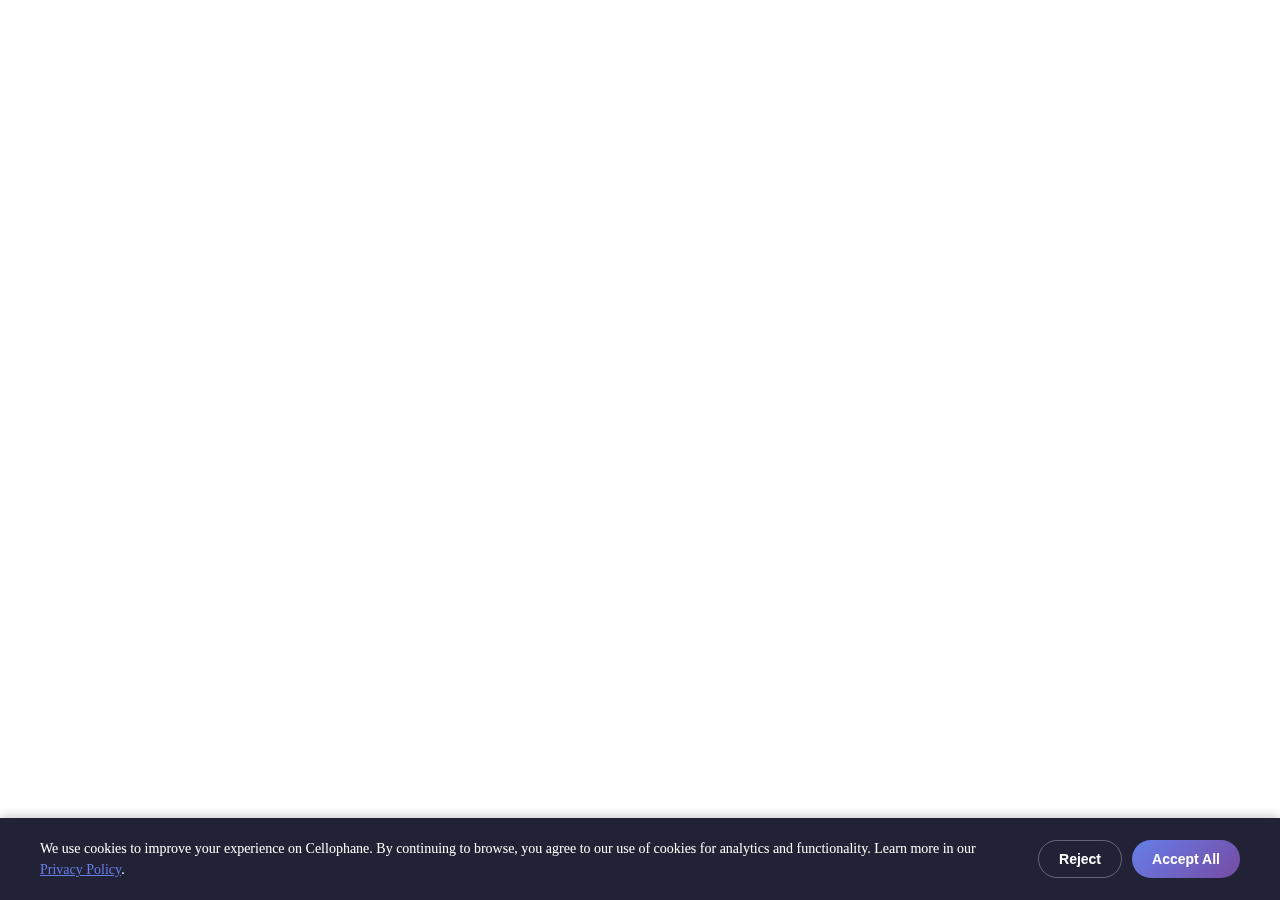
<file: cookie-consent.html>
<!-- Add this CSS to your <head> section -->
<style>
.cookie-consent {
    position: fixed;
    bottom: 0;
    left: 0;
    right: 0;
    background: rgba(30, 30, 50, 0.98);
    backdrop-filter: blur(10px);
    padding: 20px;
    box-shadow: 0 -2px 10px rgba(0,0,0,0.2);
    z-index: 10000;
    display: none;
    animation: slideUp 0.3s ease-out;
}

.cookie-consent.show {
    display: block;
}

.cookie-content {
    max-width: 1200px;
    margin: 0 auto;
    display: flex;
    align-items: center;
    justify-content: space-between;
    gap: 20px;
    flex-wrap: wrap;
}

.cookie-text {
    flex: 1;
    color: white;
    font-size: 14px;
    line-height: 1.5;
}

.cookie-text a {
    color: #667eea;
    text-decoration: underline;
}

.cookie-buttons {
    display: flex;
    gap: 10px;
}

.cookie-btn {
    padding: 10px 20px;
    border: none;
    border-radius: 25px;
    font-size: 14px;
    font-weight: 600;
    cursor: pointer;
    transition: all 0.3s;
}

.cookie-accept {
    background: linear-gradient(135deg, #667eea, #764ba2);
    color: white;
}

.cookie-reject {
    background: transparent;
    color: white;
    border: 1px solid rgba(255,255,255,0.3);
}

.cookie-btn:hover {
    transform: translateY(-2px);
    box-shadow: 0 5px 15px rgba(0,0,0,0.3);
}

@keyframes slideUp {
    from { transform: translateY(100%); }
    to { transform: translateY(0); }
}

@media (max-width: 768px) {
    .cookie-content {
        flex-direction: column;
        text-align: center;
    }
    .cookie-buttons {
        width: 100%;
        justify-content: center;
    }
}
</style>

<!-- Add this HTML right after your <body> tag -->
<div id="cookieConsent" class="cookie-consent">
    <div class="cookie-content">
        <div class="cookie-text">
            We use cookies to improve your experience on Cellophane. By continuing to browse, you agree to our use of cookies for analytics and functionality. 
            Learn more in our <a href="/privacy.html">Privacy Policy</a>.
        </div>
        <div class="cookie-buttons">
            <button class="cookie-btn cookie-reject" onclick="rejectCookies()">Reject</button>
            <button class="cookie-btn cookie-accept" onclick="acceptCookies()">Accept All</button>
        </div>
    </div>
</div>

<!-- Add this JavaScript before closing </body> tag -->
<script>
// Cookie consent management
function getCookie(name) {
    const value = `; ${document.cookie}`;
    const parts = value.split(`; ${name}=`);
    if (parts.length === 2) return parts.pop().split(';').shift();
}

function setCookie(name, value, days) {
    const expires = new Date();
    expires.setTime(expires.getTime() + (days * 24 * 60 * 60 * 1000));
    document.cookie = `${name}=${value};expires=${expires.toUTCString()};path=/;SameSite=Strict`;
}

function acceptCookies() {
    setCookie('cookieConsent', 'accepted', 365);
    document.getElementById('cookieConsent').classList.remove('show');
    loadGoogleAnalytics();
}

function rejectCookies() {
    setCookie('cookieConsent', 'rejected', 365);
    document.getElementById('cookieConsent').classList.remove('show');
}

// Check consent status on page load
window.addEventListener('DOMContentLoaded', function() {
    const consent = getCookie('cookieConsent');
    if (!consent) {
        // Show banner if no consent decision
        document.getElementById('cookieConsent').classList.add('show');
    } else if (consent === 'accepted') {
        // Load GA if already accepted
        loadGoogleAnalytics();
    }
});

// Google Analytics loader (only loads if consent given)
function loadGoogleAnalytics() {
    // Your actual GA4 measurement ID
    const GA_MEASUREMENT_ID = 'G-Q35Z41X6EE';
    
    // Create and load the GA script
    const script = document.createElement('script');
    script.async = true;
    script.src = `https://www.googletagmanager.com/gtag/js?id=${GA_MEASUREMENT_ID}`;
    document.head.appendChild(script);
    
    // Initialize GA with GDPR-compliant settings
    window.dataLayer = window.dataLayer || [];
    function gtag(){dataLayer.push(arguments);}
    gtag('js', new Date());
    
    // Configure with privacy settings
    gtag('config', GA_MEASUREMENT_ID, {
        'anonymize_ip': true,  // GDPR compliance - anonymize IP
        'cookie_flags': 'SameSite=None;Secure',
        'allow_google_signals': false,  // Disable advertising features by default
        'allow_ad_personalization_signals': false  // Disable ad personalization
    });
    
    // Log for debugging (remove in production)
    console.log('Google Analytics loaded with ID:', GA_MEASUREMENT_ID);
}

// Optional: Track custom events after consent
function trackEvent(category, action, label = null, value = null) {
    if (getCookie('cookieConsent') === 'accepted' && typeof gtag !== 'undefined') {
        gtag('event', action, {
            'event_category': category,
            'event_label': label,
            'value': value
        });
    }
}

// Example usage for tracking extension install button click:
// trackEvent('Extension', 'click', 'Install Button');
</script>
</file>
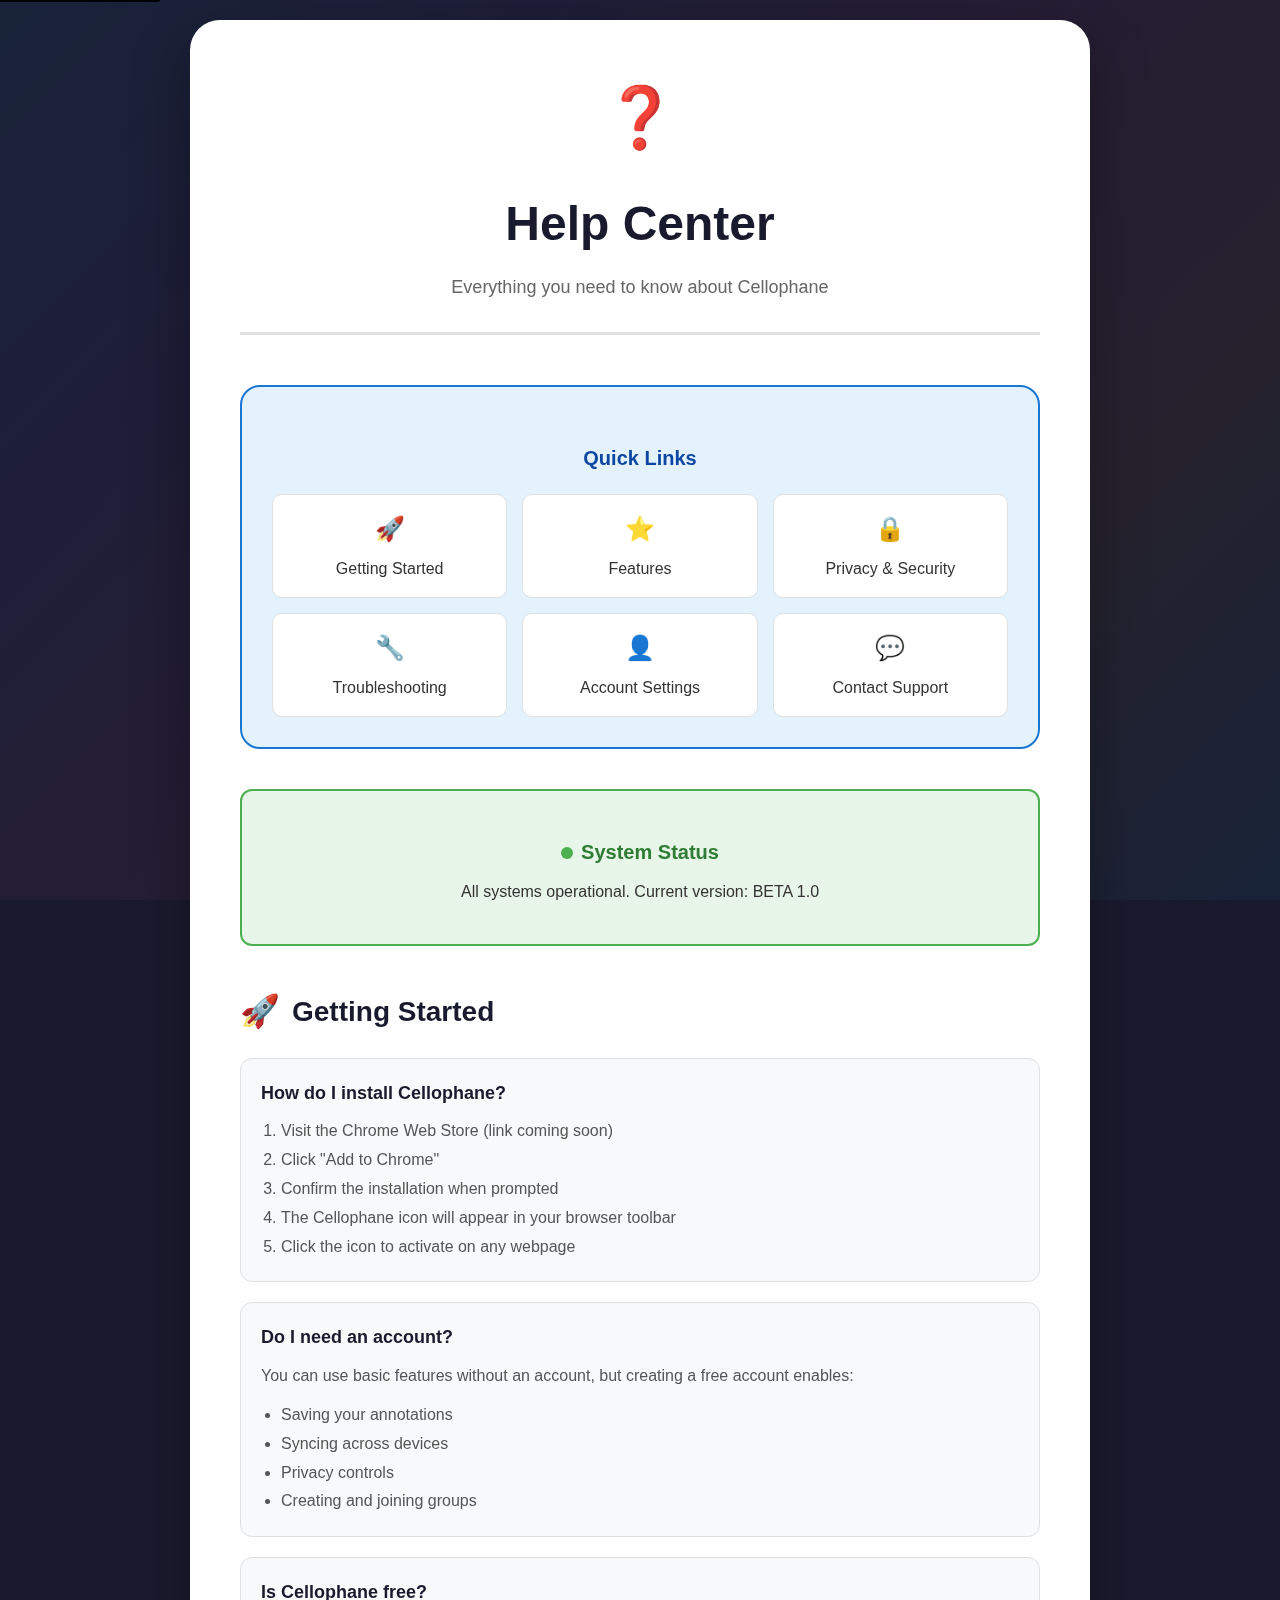
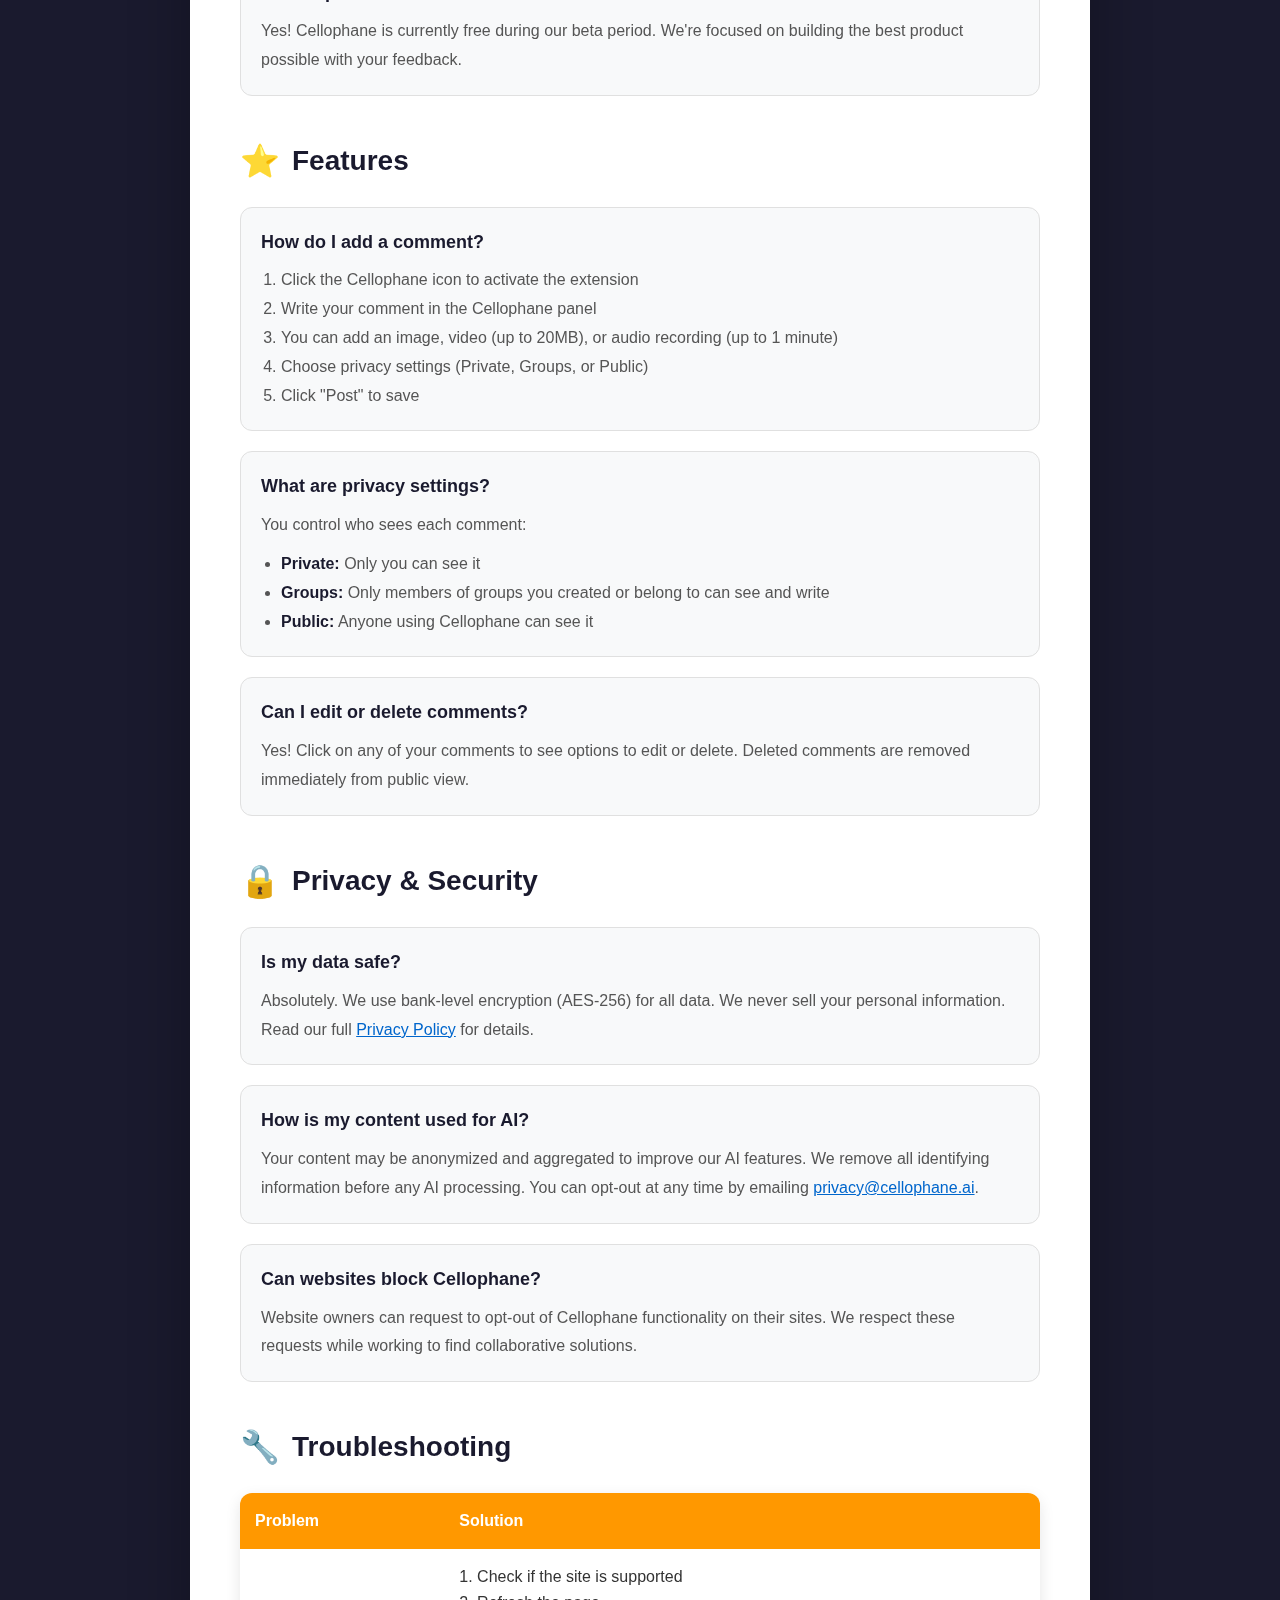
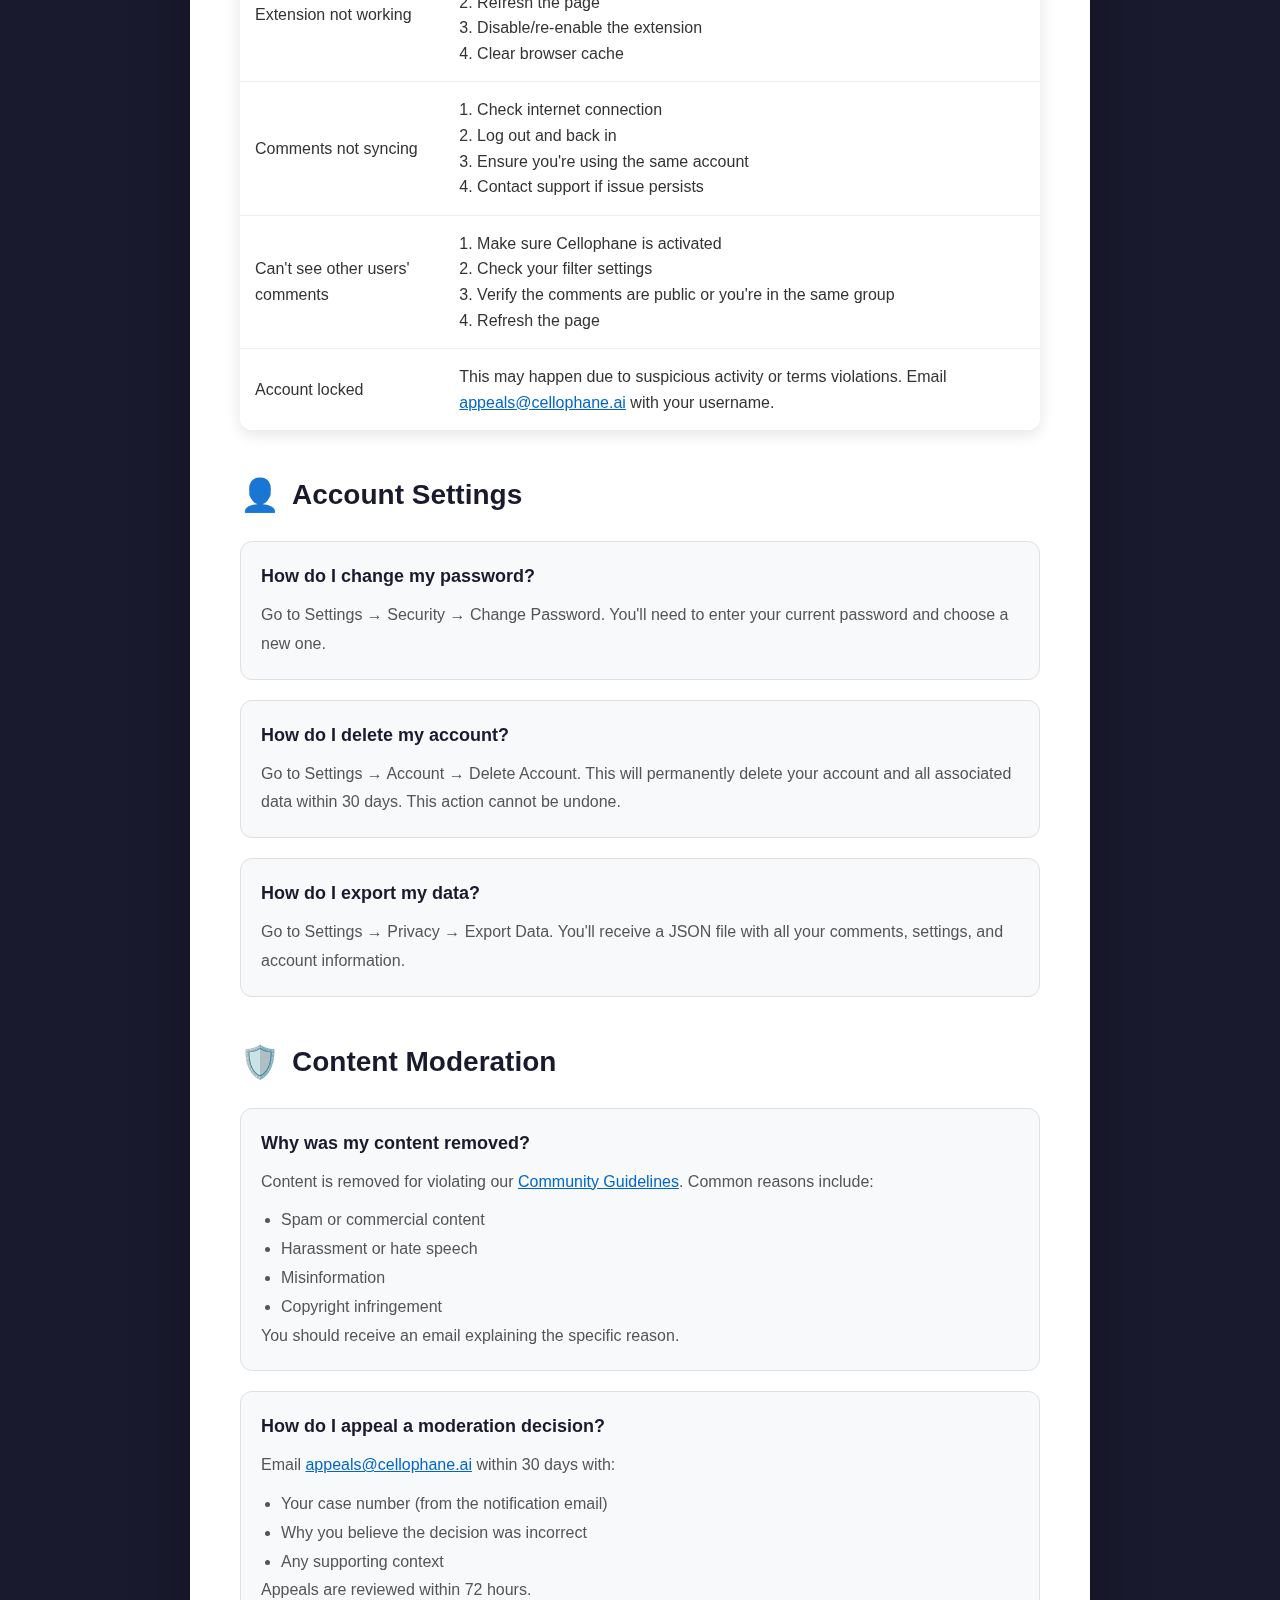
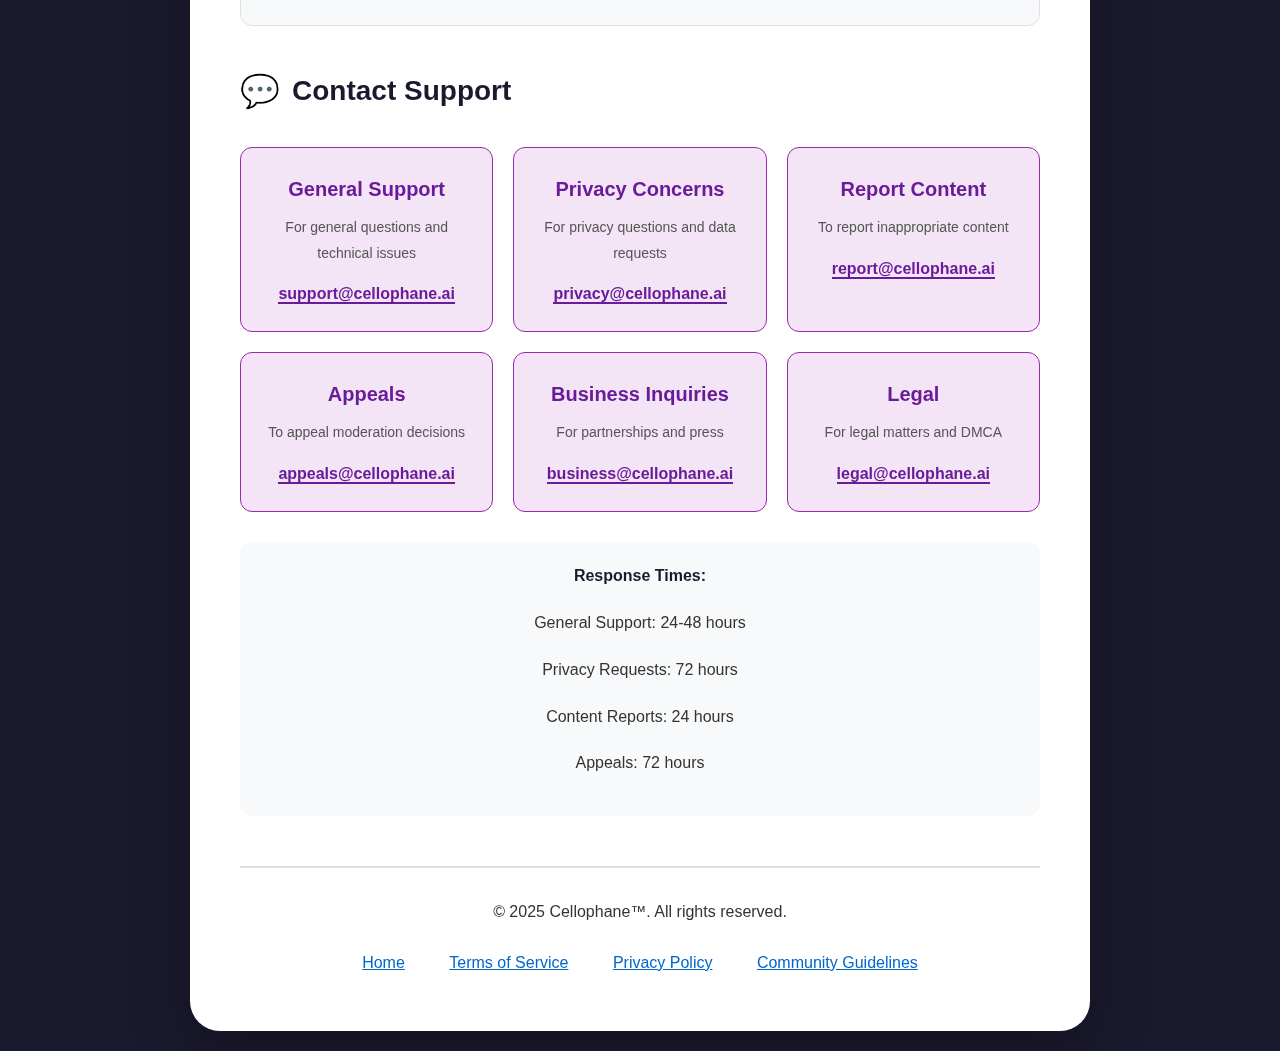
<file: help.html>
<!DOCTYPE html>
<html lang="en" dir="ltr">
<head>
    <meta charset="UTF-8">
    <meta name="viewport" content="width=device-width, initial-scale=1.0">
    <title>Cellophane™ - Help Center</title>
    <meta name="description" content="Help Center for Cellophane™ - Get answers to common questions and support">
    
    <style>
        * {
            margin: 0;
            padding: 0;
            box-sizing: border-box;
        }
        
        /* Skip to content link - WCAG 2.4.1 */
        .skip-link {
            position: absolute;
            top: -40px;
            left: 0;
            background: #000;
            color: #fff;
            padding: 8px;
            text-decoration: none;
            z-index: 100000;
            border-radius: 0 0 4px 0;
        }
        
        .skip-link:focus {
            top: 0;
        }
        
        /* High contrast mode support */
        @media (prefers-contrast: high) {
            * {
                border-color: currentColor !important;
            }
        }
        
        /* Reduced motion support - WCAG 2.3.3 */
        @media (prefers-reduced-motion: reduce) {
            *, *::before, *::after {
                animation-duration: 0.01ms !important;
                animation-iteration-count: 1 !important;
                transition-duration: 0.01ms !important;
            }
        }
        
        body {
            font-family: -apple-system, BlinkMacSystemFont, 'Segoe UI', Roboto, 'Helvetica Neue', Arial, sans-serif;
            background: #1a1a2e;
            min-height: 100vh;
            color: #333;
            padding: 20px;
            line-height: 1.6;
        }
        
        /* Decorative gradient overlay */
        body::before {
            content: '';
            position: fixed;
            top: 0;
            left: 0;
            right: 0;
            bottom: 0;
            background: linear-gradient(135deg, 
                rgba(0,212,255,0.05) 0%, 
                rgba(123,100,255,0.05) 25%, 
                rgba(255,107,157,0.05) 50%, 
                rgba(255,199,55,0.05) 75%, 
                rgba(0,212,255,0.05) 100%);
            pointer-events: none;
            z-index: 1;
        }
        
        /* Clear focus indicators - WCAG 2.4.7 */
        *:focus {
            outline: 3px solid #00D4FF;
            outline-offset: 2px;
        }
        
        a:focus-visible,
        button:focus-visible {
            outline: 3px solid #00D4FF;
            outline-offset: 2px;
        }
        
        .container {
            max-width: 900px;
            margin: 0 auto;
            background: #ffffff;
            border-radius: 30px;
            box-shadow: 0 20px 60px rgba(0,0,0,0.3);
            padding: 50px;
            position: relative;
            z-index: 2;
        }
        
        .header {
            text-align: center;
            margin-bottom: 50px;
            padding-bottom: 30px;
            border-bottom: 3px solid #e0e0e0;
        }
        
        .emoji-logo {
            font-size: 60px;
            margin-bottom: 20px;
            display: block;
        }
        
        h1 {
            font-size: 48px;
            font-weight: 800;
            color: #1a1a2e;
            margin-bottom: 10px;
        }
        
        .subtitle {
            color: #666;
            font-size: 18px;
            font-weight: 300;
        }
        
        h2 {
            color: #1a1a2e;
            font-size: 28px;
            margin-top: 40px;
            margin-bottom: 20px;
            display: flex;
            align-items: center;
            gap: 12px;
            font-weight: 700;
        }
        
        h3 {
            color: #333;
            font-size: 20px;
            margin-top: 25px;
            margin-bottom: 15px;
            font-weight: 600;
        }
        
        .section-emoji {
            font-size: 32px;
            display: inline-block;
        }
        
        p {
            margin-bottom: 18px;
            color: #333;
            line-height: 1.8;
            font-size: 16px;
        }
        
        /* Quick links */
        .quick-links {
            background: #e3f2fd;
            border-radius: 20px;
            padding: 30px;
            margin-bottom: 40px;
            border: 2px solid #1976d2;
        }
        
        .quick-links h3 {
            color: #0d47a1;
            margin-bottom: 20px;
            text-align: center;
        }
        
        .links-grid {
            display: grid;
            grid-template-columns: repeat(auto-fit, minmax(200px, 1fr));
            gap: 15px;
        }
        
        .quick-link {
            background: white;
            padding: 15px;
            border-radius: 10px;
            text-align: center;
            text-decoration: none;
            color: #333;
            transition: all 0.3s;
            border: 1px solid #e0e0e0;
        }
        
        .quick-link:hover {
            transform: translateY(-3px);
            box-shadow: 0 5px 15px rgba(0,0,0,0.1);
            border-color: #1976d2;
        }
        
        .quick-link .emoji {
            font-size: 24px;
            display: block;
            margin-bottom: 8px;
        }
        
        /* FAQ Section */
        .faq-item {
            background: #f8f9fa;
            border-radius: 12px;
            padding: 20px;
            margin-bottom: 20px;
            border: 1px solid #e0e0e0;
        }
        
        .faq-question {
            font-weight: 600;
            color: #1a1a2e;
            margin-bottom: 10px;
            font-size: 18px;
        }
        
        .faq-answer {
            color: #555;
            line-height: 1.8;
        }
        
        /* Contact cards */
        .contact-grid {
            display: grid;
            grid-template-columns: repeat(auto-fit, minmax(250px, 1fr));
            gap: 20px;
            margin-top: 30px;
        }
        
        .contact-card {
            background: #f3e5f5;
            border: 1px solid #9c27b0;
            border-radius: 12px;
            padding: 25px;
            text-align: center;
        }
        
        .contact-card h4 {
            color: #6a1b9a;
            margin-bottom: 10px;
            font-size: 20px;
        }
        
        .contact-card p {
            color: #555;
            margin-bottom: 15px;
            font-size: 14px;
        }
        
        .contact-card a {
            color: #6a1b9a;
            font-weight: 600;
            text-decoration: none;
            border-bottom: 2px solid #6a1b9a;
        }
        
        .contact-card a:hover {
            color: #4a148c;
            border-color: #4a148c;
        }
        
        /* Status box */
        .status-box {
            background: #e8f5e9;
            border: 2px solid #4caf50;
            border-radius: 12px;
            padding: 20px;
            margin: 30px 0;
            text-align: center;
        }
        
        .status-box h3 {
            color: #2e7d32;
            margin-bottom: 10px;
        }
        
        .status-indicator {
            display: inline-block;
            width: 12px;
            height: 12px;
            background: #4caf50;
            border-radius: 50%;
            margin-right: 8px;
            animation: pulse 2s infinite;
        }
        
        @keyframes pulse {
            0%, 100% { opacity: 1; }
            50% { opacity: 0.5; }
        }
        
        /* Troubleshooting table */
        .troubleshooting-table {
            width: 100%;
            margin: 20px 0;
            border-collapse: separate;
            border-spacing: 0;
            border-radius: 12px;
            overflow: hidden;
            box-shadow: 0 5px 15px rgba(0,0,0,0.1);
        }
        
        .troubleshooting-table th {
            background: #ff9800;
            color: white;
            padding: 15px;
            text-align: left;
            font-weight: 600;
        }
        
        .troubleshooting-table td {
            padding: 15px;
            border-bottom: 1px solid #eee;
            background: white;
        }
        
        .troubleshooting-table tr:last-child td {
            border-bottom: none;
        }
        
        code {
            background: #f5f5f5;
            padding: 2px 6px;
            border-radius: 4px;
            font-family: 'Courier New', monospace;
            font-size: 14px;
        }
        
        .footer {
            margin-top: 50px;
            padding-top: 30px;
            border-top: 2px solid #e0e0e0;
            text-align: center;
            color: #666;
        }
        
        .footer nav {
            margin-top: 15px;
        }
        
        .footer a {
            color: #0066cc;
            text-decoration: underline;
            margin: 0 15px;
            font-weight: 500;
            transition: all 0.3s;
            display: inline-block;
            padding: 5px;
        }
        
        .footer a:hover {
            color: #0052a3;
            transform: translateY(-2px);
        }
        
        .footer a:focus {
            outline: 3px solid #00D4FF;
            outline-offset: 2px;
        }
        
        strong {
            color: #1a1a2e;
            font-weight: 600;
        }
        
        /* Links with proper contrast */
        a {
            color: #0066cc;
            text-decoration: underline;
        }
        
        a:hover {
            color: #0052a3;
        }
        
        /* Screen reader only text */
        .sr-only {
            position: absolute;
            width: 1px;
            height: 1px;
            padding: 0;
            margin: -1px;
            overflow: hidden;
            clip: rect(0, 0, 0, 0);
            white-space: nowrap;
            border: 0;
        }
        
        @media (max-width: 768px) {
            .container {
                padding: 30px 20px;
                border-radius: 20px;
            }
            
            h1 {
                font-size: 36px;
            }
            
            h2 {
                font-size: 24px;
            }
            
            .emoji-logo {
                font-size: 48px;
            }
            
            .links-grid,
            .contact-grid {
                grid-template-columns: 1fr;
            }
            
            .footer a {
                display: block;
                margin: 10px 0;
            }
        }
    </style>
</head>
<body>
    <!-- Skip to main content link -->
    <a href="#main-content" class="skip-link">Skip to main content</a>
    
    <div class="container">
        <header>
            <div class="header">
                <span class="emoji-logo" role="img" aria-label="Help">❓</span>
                <h1>Help Center</h1>
                <div class="subtitle">Everything you need to know about Cellophane</div>
            </div>
        </header>
        
        <main id="main-content">
            <section class="quick-links" aria-labelledby="quicklinks-heading">
                <h3 id="quicklinks-heading">Quick Links</h3>
                <div class="links-grid">
                    <a href="#getting-started" class="quick-link">
                        <span class="emoji">🚀</span>
                        Getting Started
                    </a>
                    <a href="#features" class="quick-link">
                        <span class="emoji">⭐</span>
                        Features
                    </a>
                    <a href="#privacy" class="quick-link">
                        <span class="emoji">🔒</span>
                        Privacy & Security
                    </a>
                    <a href="#troubleshooting" class="quick-link">
                        <span class="emoji">🔧</span>
                        Troubleshooting
                    </a>
                    <a href="#account" class="quick-link">
                        <span class="emoji">👤</span>
                        Account Settings
                    </a>
                    <a href="#contact" class="quick-link">
                        <span class="emoji">💬</span>
                        Contact Support
                    </a>
                </div>
            </section>
            
            <section class="status-box" aria-labelledby="status-heading">
                <h3 id="status-heading"><span class="status-indicator"></span>System Status</h3>
                <p>All systems operational. Current version: BETA 1.0</p>
            </section>
            
            <section aria-labelledby="getting-started">
                <h2 id="getting-started"><span class="section-emoji" aria-hidden="true">🚀</span>Getting Started</h2>
                
                <div class="faq-item">
                    <div class="faq-question">How do I install Cellophane?</div>
                    <div class="faq-answer">
                        <ol style="margin-left: 20px;">
                            <li>Visit the Chrome Web Store (link coming soon)</li>
                            <li>Click "Add to Chrome"</li>
                            <li>Confirm the installation when prompted</li>
                            <li>The Cellophane icon will appear in your browser toolbar</li>
                            <li>Click the icon to activate on any webpage</li>
                        </ol>
                    </div>
                </div>
                
                <div class="faq-item">
                    <div class="faq-question">Do I need an account?</div>
                    <div class="faq-answer">
                        You can use basic features without an account, but creating a free account enables:
                        <ul style="margin-left: 20px; margin-top: 10px;">
                            <li>Saving your annotations</li>
                            <li>Syncing across devices</li>
                            <li>Privacy controls</li>
                            <li>Creating and joining groups</li>
                        </ul>
                    </div>
                </div>
                
                <div class="faq-item">
                    <div class="faq-question">Is Cellophane free?</div>
                    <div class="faq-answer">
                        Yes! Cellophane is currently free during our beta period. We're focused on building the best product possible with your feedback.
                    </div>
                </div>
            </section>
            
            <section aria-labelledby="features">
                <h2 id="features"><span class="section-emoji" aria-hidden="true">⭐</span>Features</h2>
                
                <div class="faq-item">
                    <div class="faq-question">How do I add a comment?</div>
                    <div class="faq-answer">
                        <ol style="margin-left: 20px;">
                            <li>Click the Cellophane icon to activate the extension</li>
                            <li>Write your comment in the Cellophane panel</li>
                            <li>You can add an image, video (up to 20MB), or audio recording (up to 1 minute)</li>
                            <li>Choose privacy settings (Private, Groups, or Public)</li>
                            <li>Click "Post" to save</li>
                        </ol>
                    </div>
                </div>
                
                <div class="faq-item">
                    <div class="faq-question">What are privacy settings?</div>
                    <div class="faq-answer">
                        You control who sees each comment:
                        <ul style="margin-left: 20px; margin-top: 10px;">
                            <li><strong>Private:</strong> Only you can see it</li>
                            <li><strong>Groups:</strong> Only members of groups you created or belong to can see and write</li>
                            <li><strong>Public:</strong> Anyone using Cellophane can see it</li>
                        </ul>
                    </div>
                </div>
                
                <div class="faq-item">
                    <div class="faq-question">Can I edit or delete comments?</div>
                    <div class="faq-answer">
                        Yes! Click on any of your comments to see options to edit or delete. Deleted comments are removed immediately from public view.
                    </div>
                </div>
            </section>
            
            <section aria-labelledby="privacy">
                <h2 id="privacy"><span class="section-emoji" aria-hidden="true">🔒</span>Privacy & Security</h2>
                
                <div class="faq-item">
                    <div class="faq-question">Is my data safe?</div>
                    <div class="faq-answer">
                        Absolutely. We use bank-level encryption (AES-256) for all data. We never sell your personal information. Read our full <a href="/privacy.html">Privacy Policy</a> for details.
                    </div>
                </div>
                
                <div class="faq-item">
                    <div class="faq-question">How is my content used for AI?</div>
                    <div class="faq-answer">
                        Your content may be anonymized and aggregated to improve our AI features. We remove all identifying information before any AI processing. You can opt-out at any time by emailing <a href="mailto:privacy@cellophane.ai">privacy@cellophane.ai</a>.
                    </div>
                </div>
                
                <div class="faq-item">
                    <div class="faq-question">Can websites block Cellophane?</div>
                    <div class="faq-answer">
                        Website owners can request to opt-out of Cellophane functionality on their sites. We respect these requests while working to find collaborative solutions.
                    </div>
                </div>
            </section>
            
            <section aria-labelledby="troubleshooting">
                <h2 id="troubleshooting"><span class="section-emoji" aria-hidden="true">🔧</span>Troubleshooting</h2>
                
                <table class="troubleshooting-table">
                    <tr>
                        <th>Problem</th>
                        <th>Solution</th>
                    </tr>
                    <tr>
                        <td>Extension not working</td>
                        <td>
                            1. Check if the site is supported<br>
                            2. Refresh the page<br>
                            3. Disable/re-enable the extension<br>
                            4. Clear browser cache
                        </td>
                    </tr>
                    <tr>
                        <td>Comments not syncing</td>
                        <td>
                            1. Check internet connection<br>
                            2. Log out and back in<br>
                            3. Ensure you're using the same account<br>
                            4. Contact support if issue persists
                        </td>
                    </tr>
                    <tr>
                        <td>Can't see other users' comments</td>
                        <td>
                            1. Make sure Cellophane is activated<br>
                            2. Check your filter settings<br>
                            3. Verify the comments are public or you're in the same group<br>
                            4. Refresh the page
                        </td>
                    </tr>
                    <tr>
                        <td>Account locked</td>
                        <td>
                            This may happen due to suspicious activity or terms violations. 
                            Email <a href="mailto:appeals@cellophane.ai">appeals@cellophane.ai</a> with your username.
                        </td>
                    </tr>
                </table>
            </section>
            
            <section aria-labelledby="account">
                <h2 id="account"><span class="section-emoji" aria-hidden="true">👤</span>Account Settings</h2>
                
                <div class="faq-item">
                    <div class="faq-question">How do I change my password?</div>
                    <div class="faq-answer">
                        Go to Settings → Security → Change Password. You'll need to enter your current password and choose a new one.
                    </div>
                </div>
                
                <div class="faq-item">
                    <div class="faq-question">How do I delete my account?</div>
                    <div class="faq-answer">
                        Go to Settings → Account → Delete Account. This will permanently delete your account and all associated data within 30 days. This action cannot be undone.
                    </div>
                </div>
                
                <div class="faq-item">
                    <div class="faq-question">How do I export my data?</div>
                    <div class="faq-answer">
                        Go to Settings → Privacy → Export Data. You'll receive a JSON file with all your comments, settings, and account information.
                    </div>
                </div>
            </section>
            
            <section aria-labelledby="moderation">
                <h2 id="moderation"><span class="section-emoji" aria-hidden="true">🛡️</span>Content Moderation</h2>
                
                <div class="faq-item">
                    <div class="faq-question">Why was my content removed?</div>
                    <div class="faq-answer">
                        Content is removed for violating our <a href="/community-guidelines.html">Community Guidelines</a>. Common reasons include:
                        <ul style="margin-left: 20px; margin-top: 10px;">
                            <li>Spam or commercial content</li>
                            <li>Harassment or hate speech</li>
                            <li>Misinformation</li>
                            <li>Copyright infringement</li>
                        </ul>
                        You should receive an email explaining the specific reason.
                    </div>
                </div>
                
                <div class="faq-item">
                    <div class="faq-question">How do I appeal a moderation decision?</div>
                    <div class="faq-answer">
                        Email <a href="mailto:appeals@cellophane.ai">appeals@cellophane.ai</a> within 30 days with:
                        <ul style="margin-left: 20px; margin-top: 10px;">
                            <li>Your case number (from the notification email)</li>
                            <li>Why you believe the decision was incorrect</li>
                            <li>Any supporting context</li>
                        </ul>
                        Appeals are reviewed within 72 hours.
                    </div>
                </div>
            </section>
            
            <section aria-labelledby="contact">
                <h2 id="contact"><span class="section-emoji" aria-hidden="true">💬</span>Contact Support</h2>
                
                <div class="contact-grid">
                    <div class="contact-card">
                        <h4>General Support</h4>
                        <p>For general questions and technical issues</p>
                        <a href="mailto:support@cellophane.ai">support@cellophane.ai</a>
                    </div>
                    
                    <div class="contact-card">
                        <h4>Privacy Concerns</h4>
                        <p>For privacy questions and data requests</p>
                        <a href="mailto:privacy@cellophane.ai">privacy@cellophane.ai</a>
                    </div>
                    
                    <div class="contact-card">
                        <h4>Report Content</h4>
                        <p>To report inappropriate content</p>
                        <a href="mailto:report@cellophane.ai">report@cellophane.ai</a>
                    </div>
                    
                    <div class="contact-card">
                        <h4>Appeals</h4>
                        <p>To appeal moderation decisions</p>
                        <a href="mailto:appeals@cellophane.ai">appeals@cellophane.ai</a>
                    </div>
                    
                    <div class="contact-card">
                        <h4>Business Inquiries</h4>
                        <p>For partnerships and press</p>
                        <a href="mailto:business@cellophane.ai">business@cellophane.ai</a>
                    </div>
                    
                    <div class="contact-card">
                        <h4>Legal</h4>
                        <p>For legal matters and DMCA</p>
                        <a href="mailto:legal@cellophane.ai">legal@cellophane.ai</a>
                    </div>
                </div>
                
                <div style="text-align: center; margin-top: 30px; padding: 20px; background: #f8f9fa; border-radius: 12px;">
                    <p><strong>Response Times:</strong></p>
                    <p>General Support: 24-48 hours</p>
                    <p>Privacy Requests: 72 hours</p>
                    <p>Content Reports: 24 hours</p>
                    <p>Appeals: 72 hours</p>
                </div>
            </section>
        </main>
        
        <footer>
            <div class="footer">
                <p>© 2025 Cellophane™. All rights reserved.</p>
                <nav aria-label="Footer navigation">
                    <a href="/">Home</a>
                    <a href="/terms.html">Terms of Service</a>
                    <a href="/privacy.html">Privacy Policy</a>
                    <a href="/community-guidelines.html">Community Guidelines</a>
                </nav>
            </div>
        </footer>
    </div>
</body>
</html>
</file>
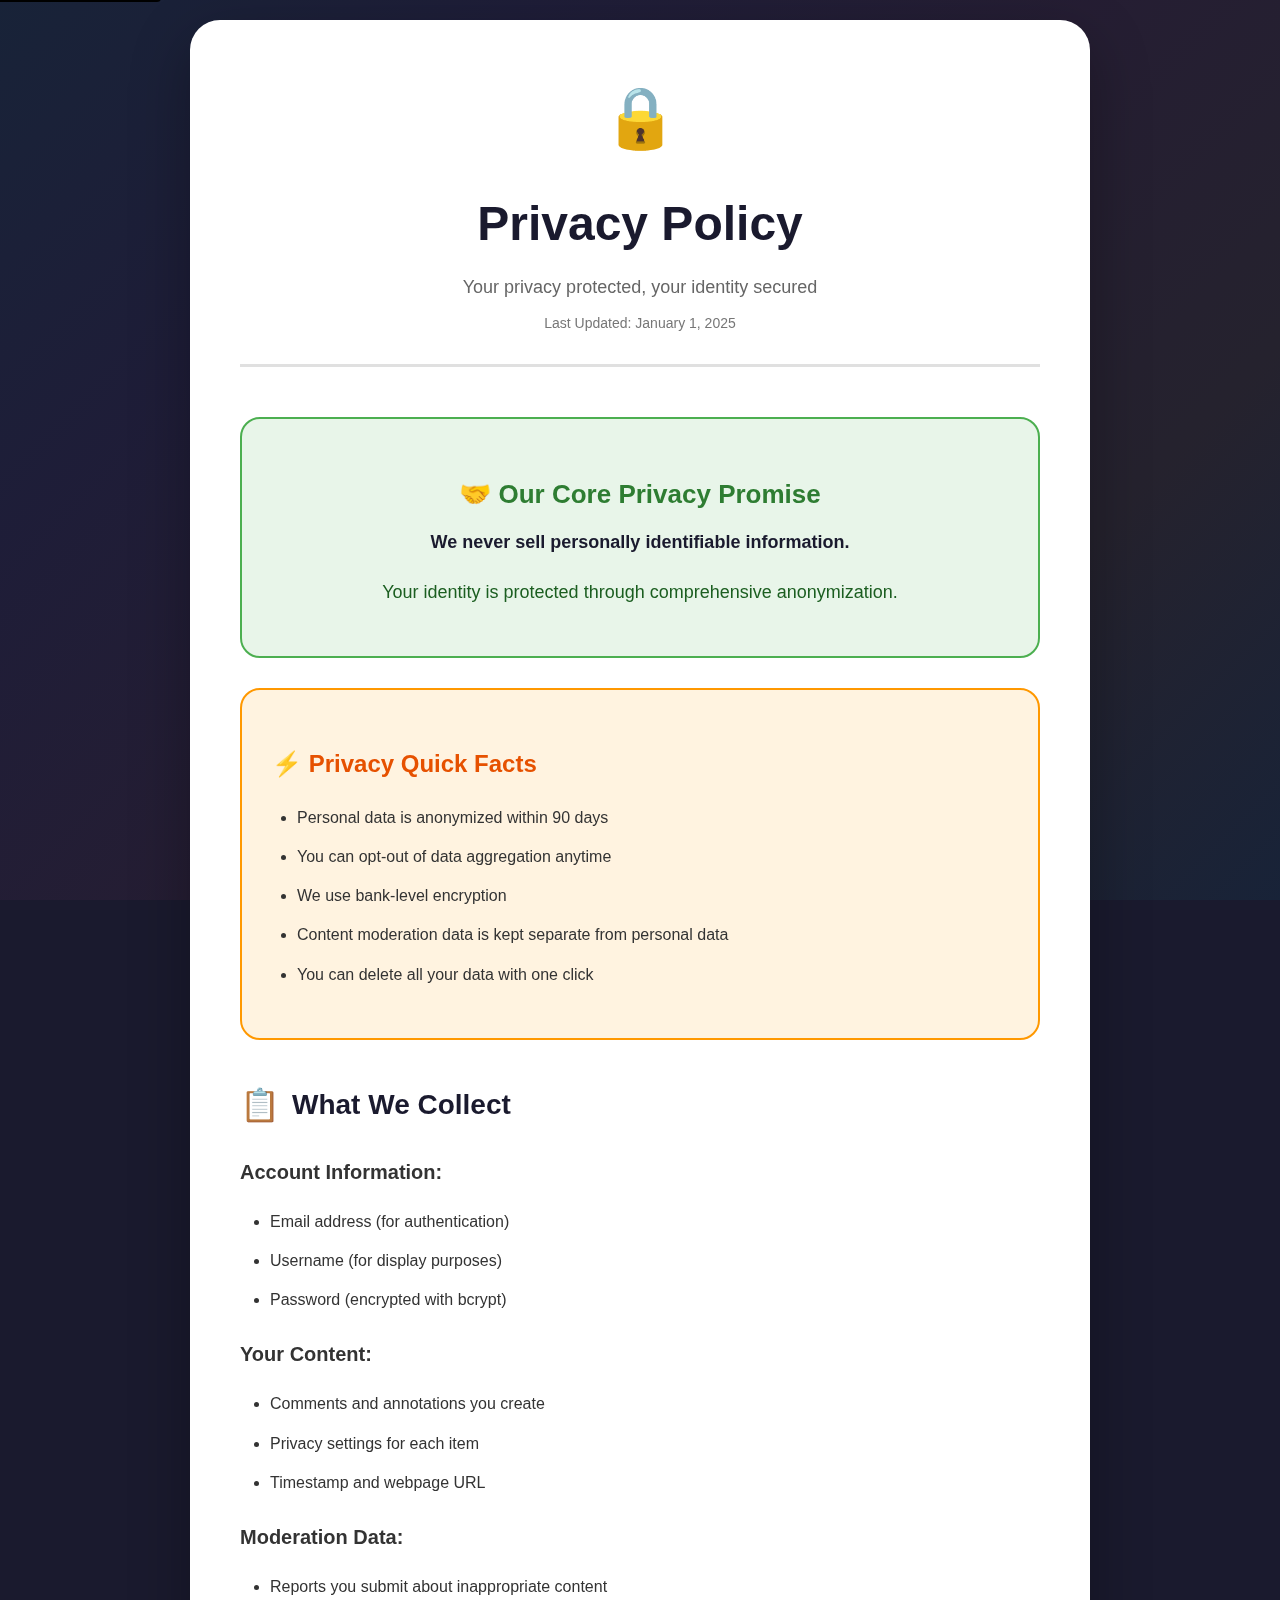
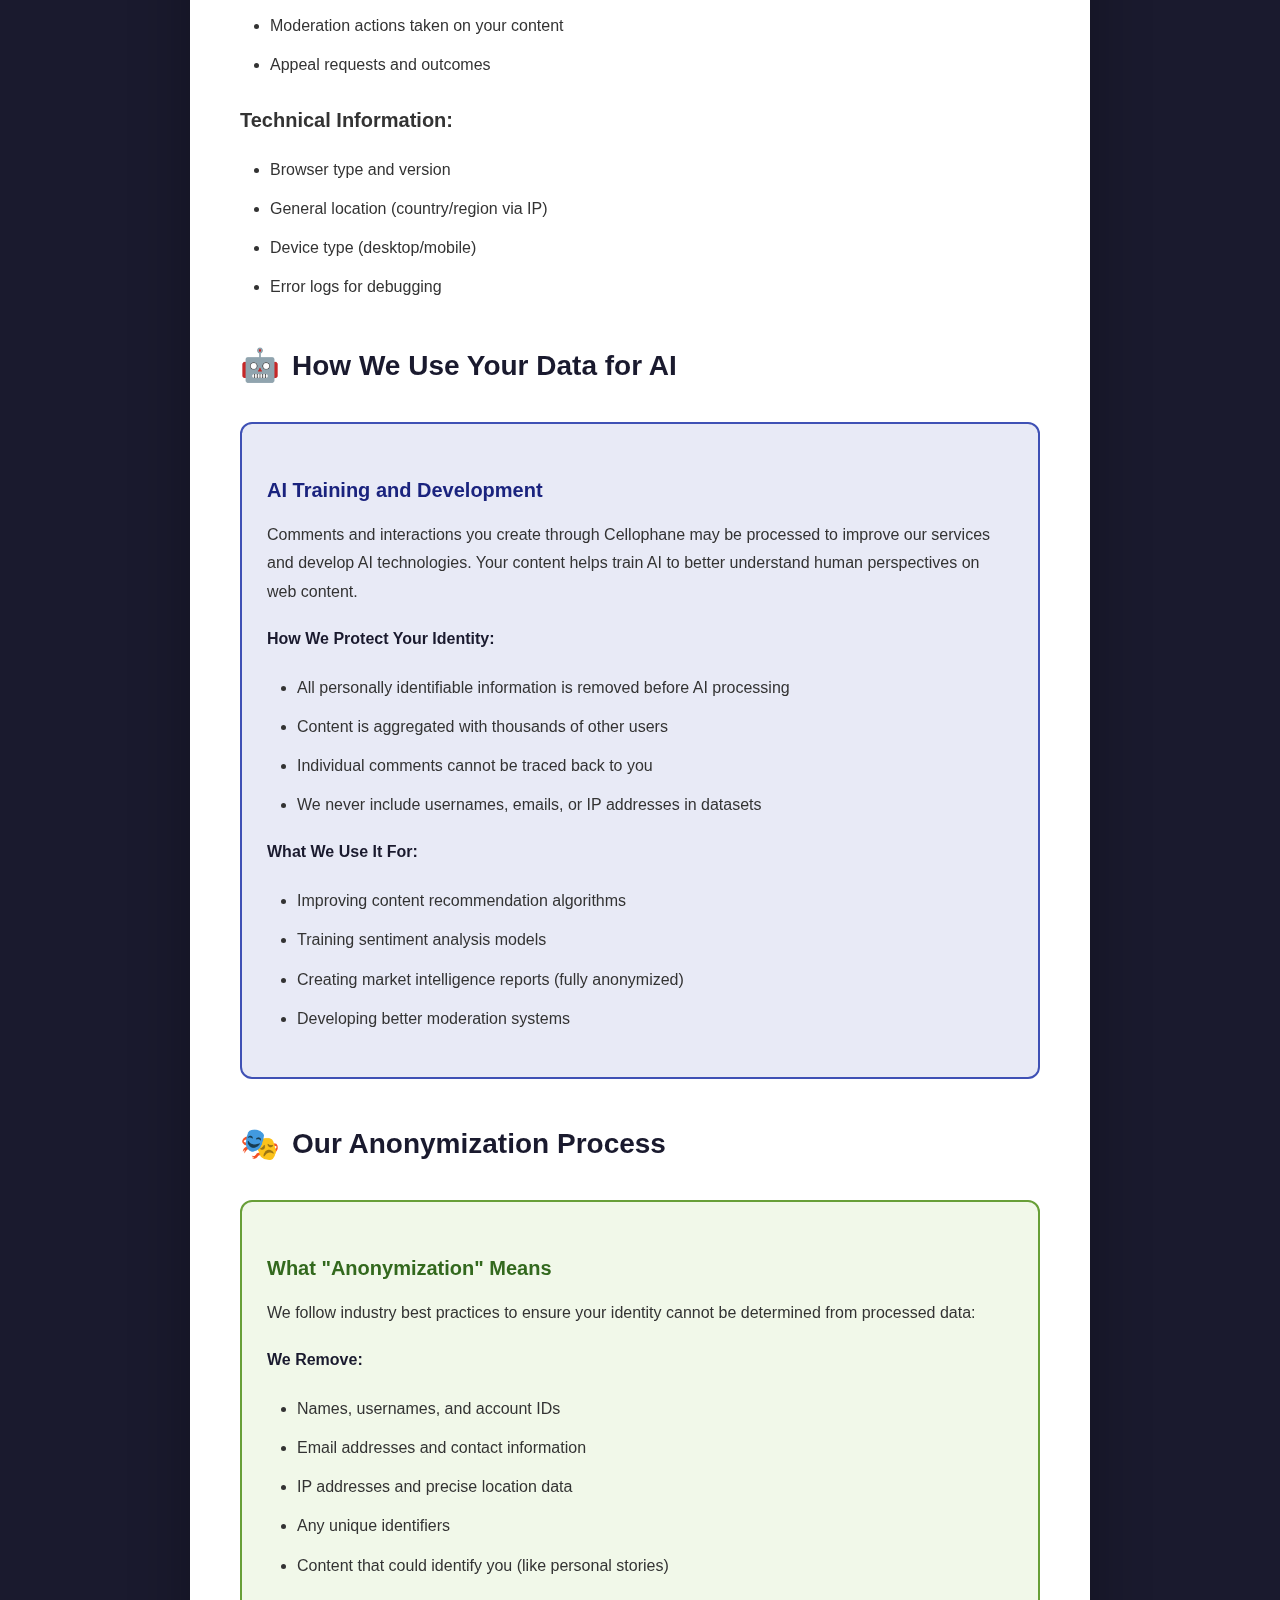
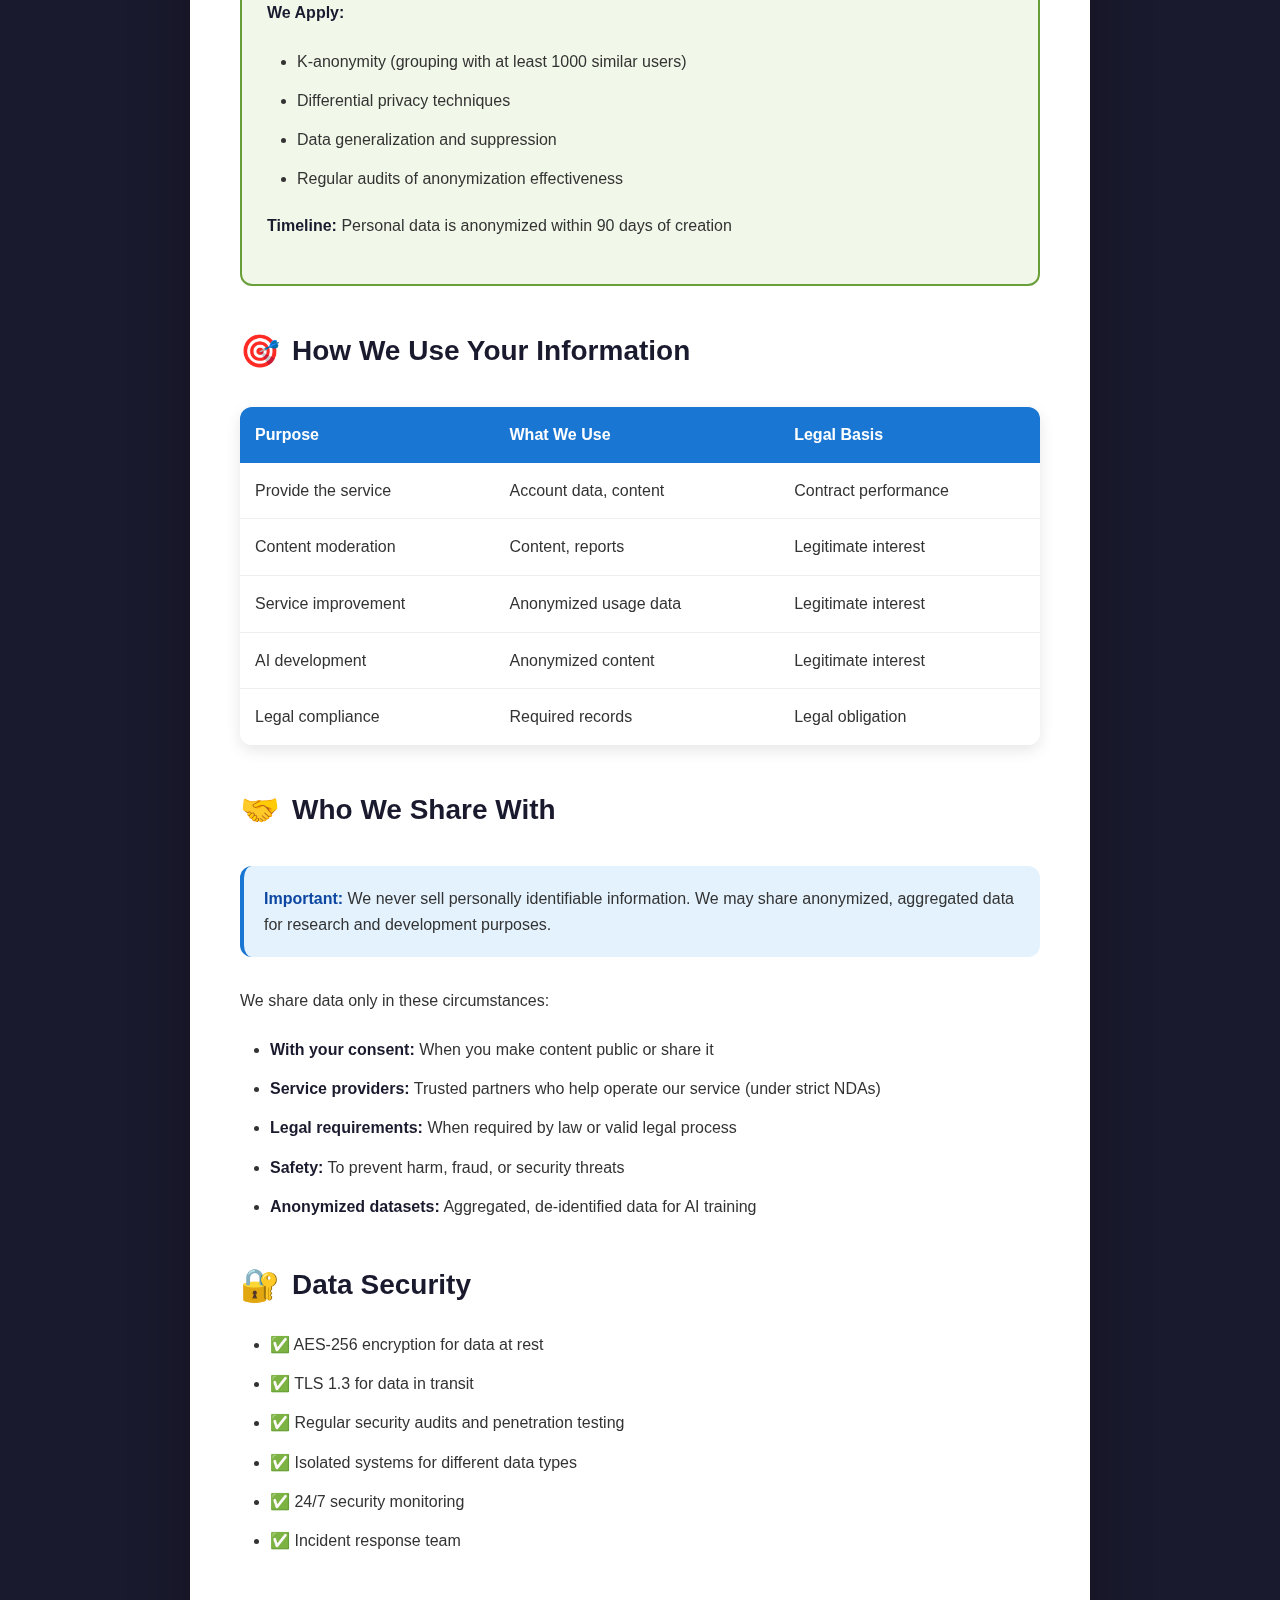
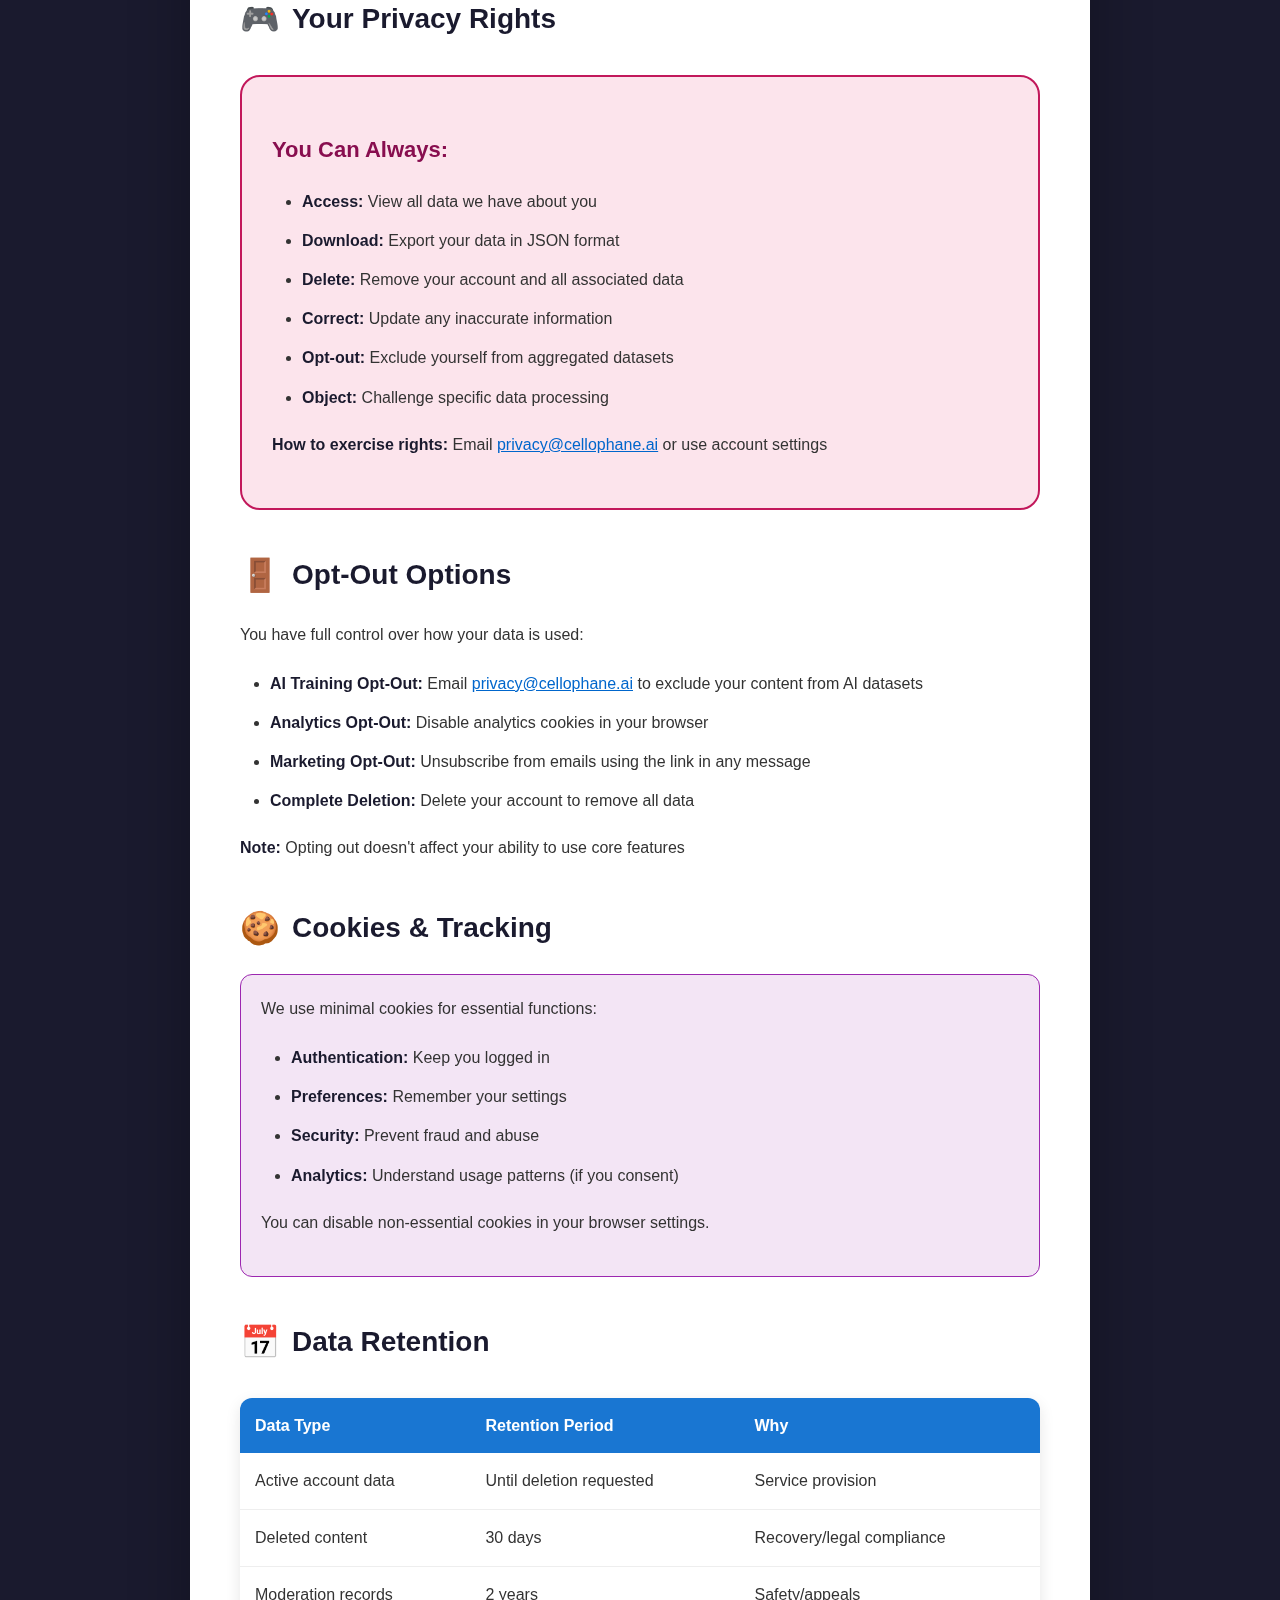
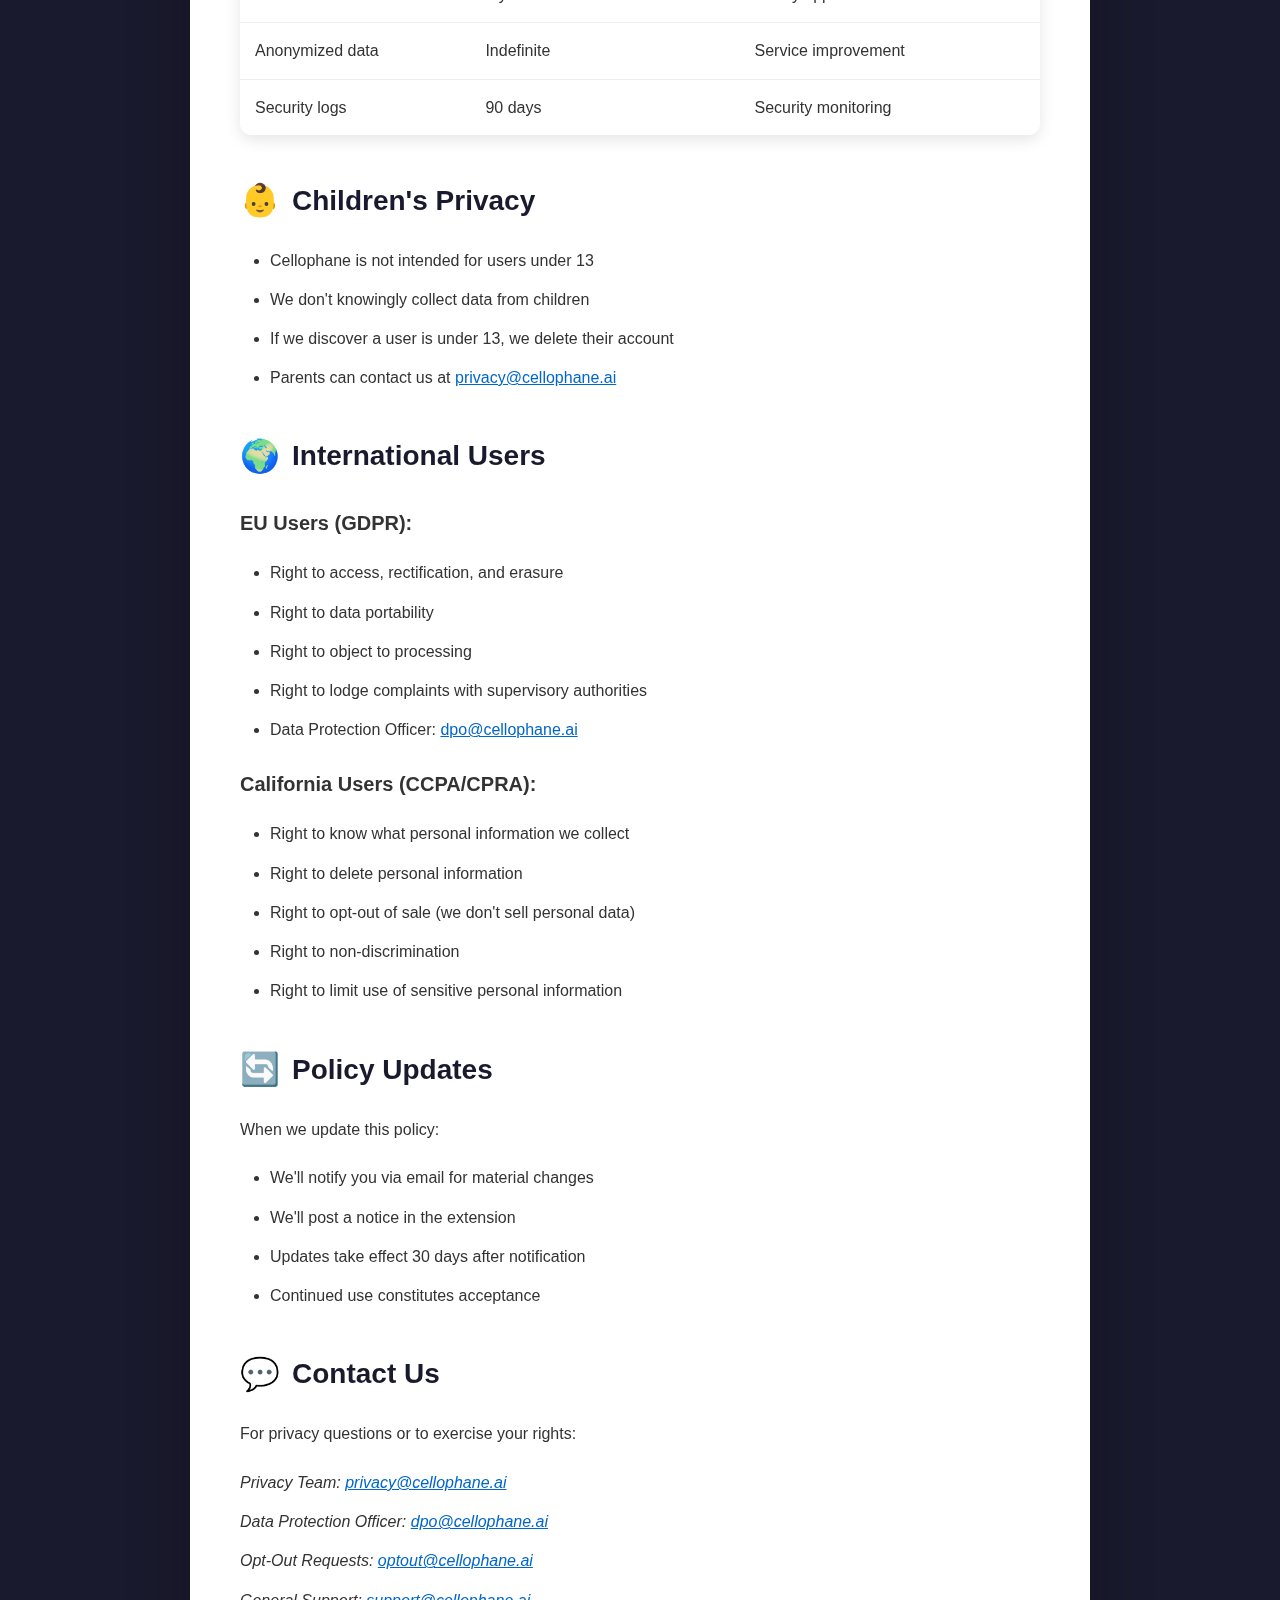
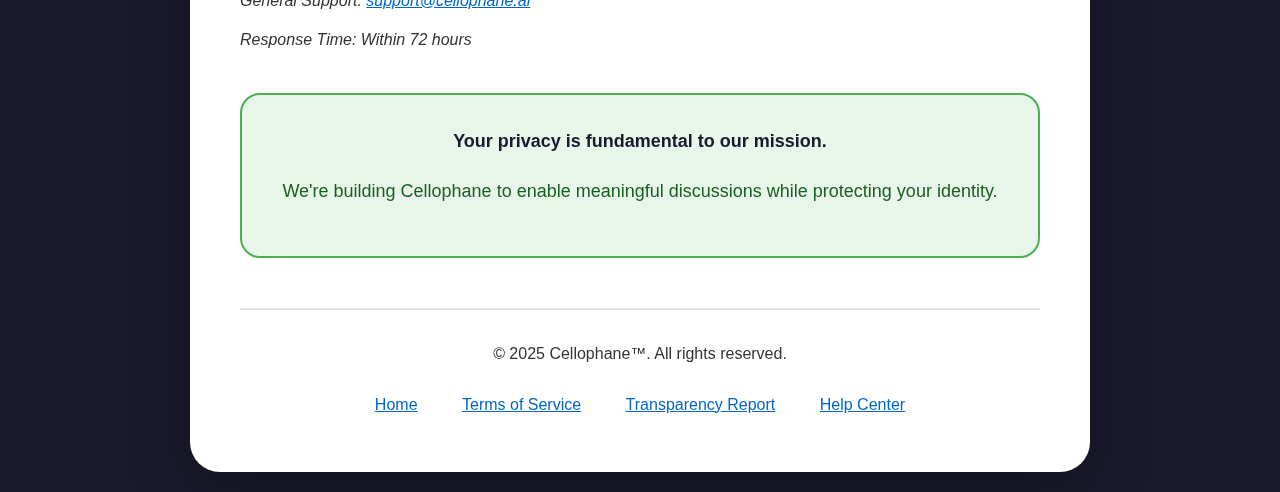
<file: privacy.html>
<!DOCTYPE html>
<html lang="en" dir="ltr">
<head>
    <meta charset="UTF-8">
    <meta name="viewport" content="width=device-width, initial-scale=1.0">
    <title>Cellophane™ - Privacy Policy</title>
    <meta name="description" content="Privacy Policy for Cellophane™ - How we protect your data while enabling meaningful web discussions">
    
    <style>
        * {
            margin: 0;
            padding: 0;
            box-sizing: border-box;
        }
        
        /* Skip to content link - WCAG 2.4.1 */
        .skip-link {
            position: absolute;
            top: -40px;
            left: 0;
            background: #000;
            color: #fff;
            padding: 8px;
            text-decoration: none;
            z-index: 100000;
            border-radius: 0 0 4px 0;
        }
        
        .skip-link:focus {
            top: 0;
        }
        
        /* High contrast mode support */
        @media (prefers-contrast: high) {
            * {
                border-color: currentColor !important;
            }
        }
        
        /* Reduced motion support - WCAG 2.3.3 */
        @media (prefers-reduced-motion: reduce) {
            *, *::before, *::after {
                animation-duration: 0.01ms !important;
                animation-iteration-count: 1 !important;
                transition-duration: 0.01ms !important;
            }
        }
        
        body {
            font-family: -apple-system, BlinkMacSystemFont, 'Segoe UI', Roboto, 'Helvetica Neue', Arial, sans-serif;
            background: #1a1a2e;
            min-height: 100vh;
            color: #333;
            padding: 20px;
            line-height: 1.6;
        }
        
        /* Decorative gradient overlay */
        body::before {
            content: '';
            position: fixed;
            top: 0;
            left: 0;
            right: 0;
            bottom: 0;
            background: linear-gradient(135deg, 
                rgba(0,212,255,0.05) 0%, 
                rgba(123,100,255,0.05) 25%, 
                rgba(255,107,157,0.05) 50%, 
                rgba(255,199,55,0.05) 75%, 
                rgba(0,212,255,0.05) 100%);
            pointer-events: none;
            z-index: 1;
        }
        
        /* Clear focus indicators - WCAG 2.4.7 */
        *:focus {
            outline: 3px solid #00D4FF;
            outline-offset: 2px;
        }
        
        a:focus-visible,
        button:focus-visible {
            outline: 3px solid #00D4FF;
            outline-offset: 2px;
        }
        
        .container {
            max-width: 900px;
            margin: 0 auto;
            background: #ffffff;
            border-radius: 30px;
            box-shadow: 0 20px 60px rgba(0,0,0,0.3);
            padding: 50px;
            position: relative;
            z-index: 2;
        }
        
        .header {
            text-align: center;
            margin-bottom: 50px;
            padding-bottom: 30px;
            border-bottom: 3px solid #e0e0e0;
        }
        
        .emoji-logo {
            font-size: 60px;
            margin-bottom: 20px;
            display: block;
        }
        
        h1 {
            font-size: 48px;
            font-weight: 800;
            color: #1a1a2e;
            margin-bottom: 10px;
        }
        
        .subtitle {
            color: #666;
            font-size: 18px;
            font-weight: 300;
        }
        
        .last-updated {
            margin-top: 10px;
            font-size: 14px;
            color: #777;
        }
        
        h2 {
            color: #1a1a2e;
            font-size: 28px;
            margin-top: 40px;
            margin-bottom: 20px;
            display: flex;
            align-items: center;
            gap: 12px;
            font-weight: 700;
        }
        
        h3 {
            color: #333;
            font-size: 20px;
            margin-top: 25px;
            margin-bottom: 15px;
            font-weight: 600;
        }
        
        .section-emoji {
            font-size: 32px;
            display: inline-block;
        }
        
        p {
            margin-bottom: 18px;
            color: #333;
            line-height: 1.8;
            font-size: 16px;
        }
        
        ul {
            margin: 20px 0 20px 30px;
        }
        
        li {
            margin-bottom: 12px;
            color: #333;
            line-height: 1.7;
            font-size: 16px;
        }
        
        /* Promise Box */
        .promise-box {
            background: #e8f5e9;
            border-radius: 20px;
            padding: 30px;
            margin: 30px 0;
            text-align: center;
            border: 2px solid #4caf50;
        }
        
        .promise-box h3 {
            color: #2e7d32;
            margin-bottom: 10px;
            font-size: 26px;
        }
        
        .promise-box p {
            font-size: 18px;
            font-weight: 500;
            color: #1b5e20;
        }
        
        /* Quick facts */
        .quick-facts {
            background: #fff3e0;
            border-radius: 20px;
            padding: 30px;
            margin-bottom: 40px;
            border: 2px solid #ff9800;
        }
        
        .quick-facts h3 {
            color: #e65100;
            margin-bottom: 20px;
            font-size: 24px;
        }
        
        .quick-facts ul {
            margin-left: 25px;
        }
        
        .quick-facts li {
            font-weight: 500;
            color: #333;
        }
        
        /* Info box */
        .info-box {
            background: #e3f2fd;
            border-left: 4px solid #1976d2;
            padding: 20px;
            margin: 30px 0;
            border-radius: 12px;
        }
        
        .info-box strong {
            color: #0d47a1;
        }
        
        /* Simple table */
        .simple-table {
            width: 100%;
            margin: 30px 0;
            border-collapse: separate;
            border-spacing: 0;
            border-radius: 12px;
            overflow: hidden;
            box-shadow: 0 5px 15px rgba(0,0,0,0.1);
        }
        
        .simple-table th {
            background: #1976d2;
            color: white;
            padding: 15px;
            text-align: left;
            font-weight: 600;
        }
        
        .simple-table td {
            padding: 15px;
            border-bottom: 1px solid #eee;
            background: white;
        }
        
        .simple-table tr:last-child td {
            border-bottom: none;
        }
        
        .simple-table tr:hover td {
            background: #f8f9fa;
        }
        
        /* Rights box */
        .rights-box {
            background: #fce4ec;
            border-radius: 20px;
            padding: 30px;
            margin: 30px 0;
            border: 2px solid #c2185b;
        }
        
        .rights-box h3 {
            color: #880e4f;
            margin-bottom: 15px;
            font-size: 22px;
        }
        
        /* Cookie info */
        .cookie-info {
            background: #f3e5f5;
            border-radius: 12px;
            padding: 20px;
            margin: 20px 0;
            border: 1px solid #9c27b0;
        }
        
        /* AI Disclosure */
        .ai-disclosure {
            background: #e8eaf6;
            border: 2px solid #3f51b5;
            border-radius: 12px;
            padding: 25px;
            margin: 30px 0;
        }
        
        .ai-disclosure h3 {
            color: #1a237e;
            margin-bottom: 15px;
        }
        
        /* Anonymization box */
        .anonymization-box {
            background: #f1f8e9;
            border: 2px solid #689f38;
            border-radius: 12px;
            padding: 25px;
            margin: 30px 0;
        }
        
        .anonymization-box h3 {
            color: #33691e;
            margin-bottom: 15px;
        }
        
        .footer {
            margin-top: 50px;
            padding-top: 30px;
            border-top: 2px solid #e0e0e0;
            text-align: center;
            color: #666;
        }
        
        .footer nav {
            margin-top: 15px;
        }
        
        .footer a {
            color: #0066cc;
            text-decoration: underline;
            margin: 0 15px;
            font-weight: 500;
            transition: all 0.3s;
            display: inline-block;
            padding: 5px;
        }
        
        .footer a:hover {
            color: #0052a3;
            transform: translateY(-2px);
        }
        
        .footer a:focus {
            outline: 3px solid #00D4FF;
            outline-offset: 2px;
        }
        
        strong {
            color: #1a1a2e;
            font-weight: 600;
        }
        
        /* Links with proper contrast */
        a {
            color: #0066cc;
            text-decoration: underline;
        }
        
        a:hover {
            color: #0052a3;
        }
        
        /* Screen reader only text */
        .sr-only {
            position: absolute;
            width: 1px;
            height: 1px;
            padding: 0;
            margin: -1px;
            overflow: hidden;
            clip: rect(0, 0, 0, 0);
            white-space: nowrap;
            border: 0;
        }
        
        @media (max-width: 768px) {
            .container {
                padding: 30px 20px;
                border-radius: 20px;
            }
            
            h1 {
                font-size: 36px;
            }
            
            h2 {
                font-size: 24px;
            }
            
            .emoji-logo {
                font-size: 48px;
            }
            
            .simple-table {
                font-size: 14px;
            }
            
            .simple-table th, .simple-table td {
                padding: 10px;
            }
            
            .footer a {
                display: block;
                margin: 10px 0;
            }
        }
    </style>
</head>
<body>
    <!-- Skip to main content link -->
    <a href="#main-content" class="skip-link">Skip to main content</a>
    
    <div class="container">
        <header>
            <div class="header">
                <span class="emoji-logo" role="img" aria-label="Lock">🔒</span>
                <h1>Privacy Policy</h1>
                <div class="subtitle">Your privacy protected, your identity secured</div>
                <div class="last-updated">
                    <time datetime="2025-01-01">Last Updated: January 1, 2025</time>
                </div>
            </div>
        </header>
        
        <main id="main-content">
            <section class="promise-box" aria-labelledby="promise-heading">
                <h3 id="promise-heading">🤝 Our Core Privacy Promise</h3>
                <p><strong>We never sell personally identifiable information.</strong></p>
                <p>Your identity is protected through comprehensive anonymization.</p>
            </section>
            
            <section class="quick-facts" aria-labelledby="facts-heading">
                <h3 id="facts-heading">⚡ Privacy Quick Facts</h3>
                <ul>
                    <li>Personal data is anonymized within 90 days</li>
                    <li>You can opt-out of data aggregation anytime</li>
                    <li>We use bank-level encryption</li>
                    <li>Content moderation data is kept separate from personal data</li>
                    <li>You can delete all your data with one click</li>
                </ul>
            </section>
            
            <section aria-labelledby="collect-heading">
                <h2 id="collect-heading"><span class="section-emoji" aria-hidden="true">📋</span>What We Collect</h2>
                
                <h3>Account Information:</h3>
                <ul>
                    <li>Email address (for authentication)</li>
                    <li>Username (for display purposes)</li>
                    <li>Password (encrypted with bcrypt)</li>
                </ul>
                
                <h3>Your Content:</h3>
                <ul>
                    <li>Comments and annotations you create</li>
                    <li>Privacy settings for each item</li>
                    <li>Timestamp and webpage URL</li>
                </ul>
                
                <h3>Moderation Data:</h3>
                <ul>
                    <li>Reports you submit about inappropriate content</li>
                    <li>Moderation actions taken on your content</li>
                    <li>Appeal requests and outcomes</li>
                </ul>
                
                <h3>Technical Information:</h3>
                <ul>
                    <li>Browser type and version</li>
                    <li>General location (country/region via IP)</li>
                    <li>Device type (desktop/mobile)</li>
                    <li>Error logs for debugging</li>
                </ul>
            </section>
            
            <section aria-labelledby="ai-heading">
                <h2 id="ai-heading"><span class="section-emoji" aria-hidden="true">🤖</span>How We Use Your Data for AI</h2>
                
                <div class="ai-disclosure">
                    <h3>AI Training and Development</h3>
                    <p>Comments and interactions you create through Cellophane may be processed to improve our services and develop AI technologies. Your content helps train AI to better understand human perspectives on web content.</p>
                    
                    <p><strong>How We Protect Your Identity:</strong></p>
                    <ul>
                        <li>All personally identifiable information is removed before AI processing</li>
                        <li>Content is aggregated with thousands of other users</li>
                        <li>Individual comments cannot be traced back to you</li>
                        <li>We never include usernames, emails, or IP addresses in datasets</li>
                    </ul>
                    
                    <p><strong>What We Use It For:</strong></p>
                    <ul>
                        <li>Improving content recommendation algorithms</li>
                        <li>Training sentiment analysis models</li>
                        <li>Creating market intelligence reports (fully anonymized)</li>
                        <li>Developing better moderation systems</li>
                    </ul>
                </div>
            </section>
            
            <section aria-labelledby="anonymization-heading">
                <h2 id="anonymization-heading"><span class="section-emoji" aria-hidden="true">🎭</span>Our Anonymization Process</h2>
                
                <div class="anonymization-box">
                    <h3>What "Anonymization" Means</h3>
                    <p>We follow industry best practices to ensure your identity cannot be determined from processed data:</p>
                    
                    <p><strong>We Remove:</strong></p>
                    <ul>
                        <li>Names, usernames, and account IDs</li>
                        <li>Email addresses and contact information</li>
                        <li>IP addresses and precise location data</li>
                        <li>Any unique identifiers</li>
                        <li>Content that could identify you (like personal stories)</li>
                    </ul>
                    
                    <p><strong>We Apply:</strong></p>
                    <ul>
                        <li>K-anonymity (grouping with at least 1000 similar users)</li>
                        <li>Differential privacy techniques</li>
                        <li>Data generalization and suppression</li>
                        <li>Regular audits of anonymization effectiveness</li>
                    </ul>
                    
                    <p><strong>Timeline:</strong> Personal data is anonymized within 90 days of creation</p>
                </div>
            </section>
            
            <section aria-labelledby="use-heading">
                <h2 id="use-heading"><span class="section-emoji" aria-hidden="true">🎯</span>How We Use Your Information</h2>
                
                <table class="simple-table">
                    <tr>
                        <th>Purpose</th>
                        <th>What We Use</th>
                        <th>Legal Basis</th>
                    </tr>
                    <tr>
                        <td>Provide the service</td>
                        <td>Account data, content</td>
                        <td>Contract performance</td>
                    </tr>
                    <tr>
                        <td>Content moderation</td>
                        <td>Content, reports</td>
                        <td>Legitimate interest</td>
                    </tr>
                    <tr>
                        <td>Service improvement</td>
                        <td>Anonymized usage data</td>
                        <td>Legitimate interest</td>
                    </tr>
                    <tr>
                        <td>AI development</td>
                        <td>Anonymized content</td>
                        <td>Legitimate interest</td>
                    </tr>
                    <tr>
                        <td>Legal compliance</td>
                        <td>Required records</td>
                        <td>Legal obligation</td>
                    </tr>
                </table>
            </section>
            
            <section aria-labelledby="share-heading">
                <h2 id="share-heading"><span class="section-emoji" aria-hidden="true">🤝</span>Who We Share With</h2>
                
                <div class="info-box">
                    <strong>Important:</strong> We never sell personally identifiable information. We may share anonymized, aggregated data for research and development purposes.
                </div>
                
                <p>We share data only in these circumstances:</p>
                <ul>
                    <li><strong>With your consent:</strong> When you make content public or share it</li>
                    <li><strong>Service providers:</strong> Trusted partners who help operate our service (under strict NDAs)</li>
                    <li><strong>Legal requirements:</strong> When required by law or valid legal process</li>
                    <li><strong>Safety:</strong> To prevent harm, fraud, or security threats</li>
                    <li><strong>Anonymized datasets:</strong> Aggregated, de-identified data for AI training</li>
                </ul>
            </section>
            
            <section aria-labelledby="security-heading">
                <h2 id="security-heading"><span class="section-emoji" aria-hidden="true">🔐</span>Data Security</h2>
                <ul>
                    <li>✅ AES-256 encryption for data at rest</li>
                    <li>✅ TLS 1.3 for data in transit</li>
                    <li>✅ Regular security audits and penetration testing</li>
                    <li>✅ Isolated systems for different data types</li>
                    <li>✅ 24/7 security monitoring</li>
                    <li>✅ Incident response team</li>
                </ul>
            </section>
            
            <section aria-labelledby="rights-heading">
                <h2 id="rights-heading"><span class="section-emoji" aria-hidden="true">🎮</span>Your Privacy Rights</h2>
                
                <div class="rights-box">
                    <h3>You Can Always:</h3>
                    <ul>
                        <li><strong>Access:</strong> View all data we have about you</li>
                        <li><strong>Download:</strong> Export your data in JSON format</li>
                        <li><strong>Delete:</strong> Remove your account and all associated data</li>
                        <li><strong>Correct:</strong> Update any inaccurate information</li>
                        <li><strong>Opt-out:</strong> Exclude yourself from aggregated datasets</li>
                        <li><strong>Object:</strong> Challenge specific data processing</li>
                    </ul>
                    <p><strong>How to exercise rights:</strong> Email <a href="mailto:privacy@cellophane.ai">privacy@cellophane.ai</a> or use account settings</p>
                </div>
            </section>
            
            <section aria-labelledby="optout-heading">
                <h2 id="optout-heading"><span class="section-emoji" aria-hidden="true">🚪</span>Opt-Out Options</h2>
                <p>You have full control over how your data is used:</p>
                <ul>
                    <li><strong>AI Training Opt-Out:</strong> Email <a href="mailto:privacy@cellophane.ai">privacy@cellophane.ai</a> to exclude your content from AI datasets</li>
                    <li><strong>Analytics Opt-Out:</strong> Disable analytics cookies in your browser</li>
                    <li><strong>Marketing Opt-Out:</strong> Unsubscribe from emails using the link in any message</li>
                    <li><strong>Complete Deletion:</strong> Delete your account to remove all data</li>
                </ul>
                <p><strong>Note:</strong> Opting out doesn't affect your ability to use core features</p>
            </section>
            
            <section aria-labelledby="cookies-heading">
                <h2 id="cookies-heading"><span class="section-emoji" aria-hidden="true">🍪</span>Cookies & Tracking</h2>
                
                <div class="cookie-info">
                    <p>We use minimal cookies for essential functions:</p>
                    <ul>
                        <li><strong>Authentication:</strong> Keep you logged in</li>
                        <li><strong>Preferences:</strong> Remember your settings</li>
                        <li><strong>Security:</strong> Prevent fraud and abuse</li>
                        <li><strong>Analytics:</strong> Understand usage patterns (if you consent)</li>
                    </ul>
                    <p>You can disable non-essential cookies in your browser settings.</p>
                </div>
            </section>
            
            <section aria-labelledby="retention-heading">
                <h2 id="retention-heading"><span class="section-emoji" aria-hidden="true">📅</span>Data Retention</h2>
                
                <table class="simple-table">
                    <tr>
                        <th>Data Type</th>
                        <th>Retention Period</th>
                        <th>Why</th>
                    </tr>
                    <tr>
                        <td>Active account data</td>
                        <td>Until deletion requested</td>
                        <td>Service provision</td>
                    </tr>
                    <tr>
                        <td>Deleted content</td>
                        <td>30 days</td>
                        <td>Recovery/legal compliance</td>
                    </tr>
                    <tr>
                        <td>Moderation records</td>
                        <td>2 years</td>
                        <td>Safety/appeals</td>
                    </tr>
                    <tr>
                        <td>Anonymized data</td>
                        <td>Indefinite</td>
                        <td>Service improvement</td>
                    </tr>
                    <tr>
                        <td>Security logs</td>
                        <td>90 days</td>
                        <td>Security monitoring</td>
                    </tr>
                </table>
            </section>
            
            <section aria-labelledby="children-heading">
                <h2 id="children-heading"><span class="section-emoji" aria-hidden="true">👶</span>Children's Privacy</h2>
                <ul>
                    <li>Cellophane is not intended for users under 13</li>
                    <li>We don't knowingly collect data from children</li>
                    <li>If we discover a user is under 13, we delete their account</li>
                    <li>Parents can contact us at <a href="mailto:privacy@cellophane.ai">privacy@cellophane.ai</a></li>
                </ul>
            </section>
            
            <section aria-labelledby="international-heading">
                <h2 id="international-heading"><span class="section-emoji" aria-hidden="true">🌍</span>International Users</h2>
                
                <h3>EU Users (GDPR):</h3>
                <ul>
                    <li>Right to access, rectification, and erasure</li>
                    <li>Right to data portability</li>
                    <li>Right to object to processing</li>
                    <li>Right to lodge complaints with supervisory authorities</li>
                    <li>Data Protection Officer: <a href="mailto:dpo@cellophane.ai">dpo@cellophane.ai</a></li>
                </ul>
                
                <h3>California Users (CCPA/CPRA):</h3>
                <ul>
                    <li>Right to know what personal information we collect</li>
                    <li>Right to delete personal information</li>
                    <li>Right to opt-out of sale (we don't sell personal data)</li>
                    <li>Right to non-discrimination</li>
                    <li>Right to limit use of sensitive personal information</li>
                </ul>
            </section>
            
            <section aria-labelledby="changes-heading">
                <h2 id="changes-heading"><span class="section-emoji" aria-hidden="true">🔄</span>Policy Updates</h2>
                <p>When we update this policy:</p>
                <ul>
                    <li>We'll notify you via email for material changes</li>
                    <li>We'll post a notice in the extension</li>
                    <li>Updates take effect 30 days after notification</li>
                    <li>Continued use constitutes acceptance</li>
                </ul>
            </section>
            
            <section aria-labelledby="contact-heading">
                <h2 id="contact-heading"><span class="section-emoji" aria-hidden="true">💬</span>Contact Us</h2>
                <p>For privacy questions or to exercise your rights:</p>
                <address>
                    <ul style="list-style: none; margin-left: 0;">
                        <li>Privacy Team: <a href="mailto:privacy@cellophane.ai">privacy@cellophane.ai</a></li>
                        <li>Data Protection Officer: <a href="mailto:dpo@cellophane.ai">dpo@cellophane.ai</a></li>
                        <li>Opt-Out Requests: <a href="mailto:optout@cellophane.ai">optout@cellophane.ai</a></li>
                        <li>General Support: <a href="mailto:support@cellophane.ai">support@cellophane.ai</a></li>
                        <li>Response Time: Within 72 hours</li>
                    </ul>
                </address>
            </section>
            
            <div class="promise-box" style="margin-top: 40px;">
                <p><strong>Your privacy is fundamental to our mission.</strong></p>
                <p>We're building Cellophane to enable meaningful discussions while protecting your identity.</p>
            </div>
        </main>
        
        <footer>
            <div class="footer">
                <p>© 2025 Cellophane™. All rights reserved.</p>
                <nav aria-label="Footer navigation">
                    <a href="/">Home</a>
                    <a href="/terms.html">Terms of Service</a>
                    <a href="/transparency">Transparency Report</a>
                    <a href="/help">Help Center</a>
                </nav>
            </div>
        </footer>
    </div>
</body>
</html>
</file>
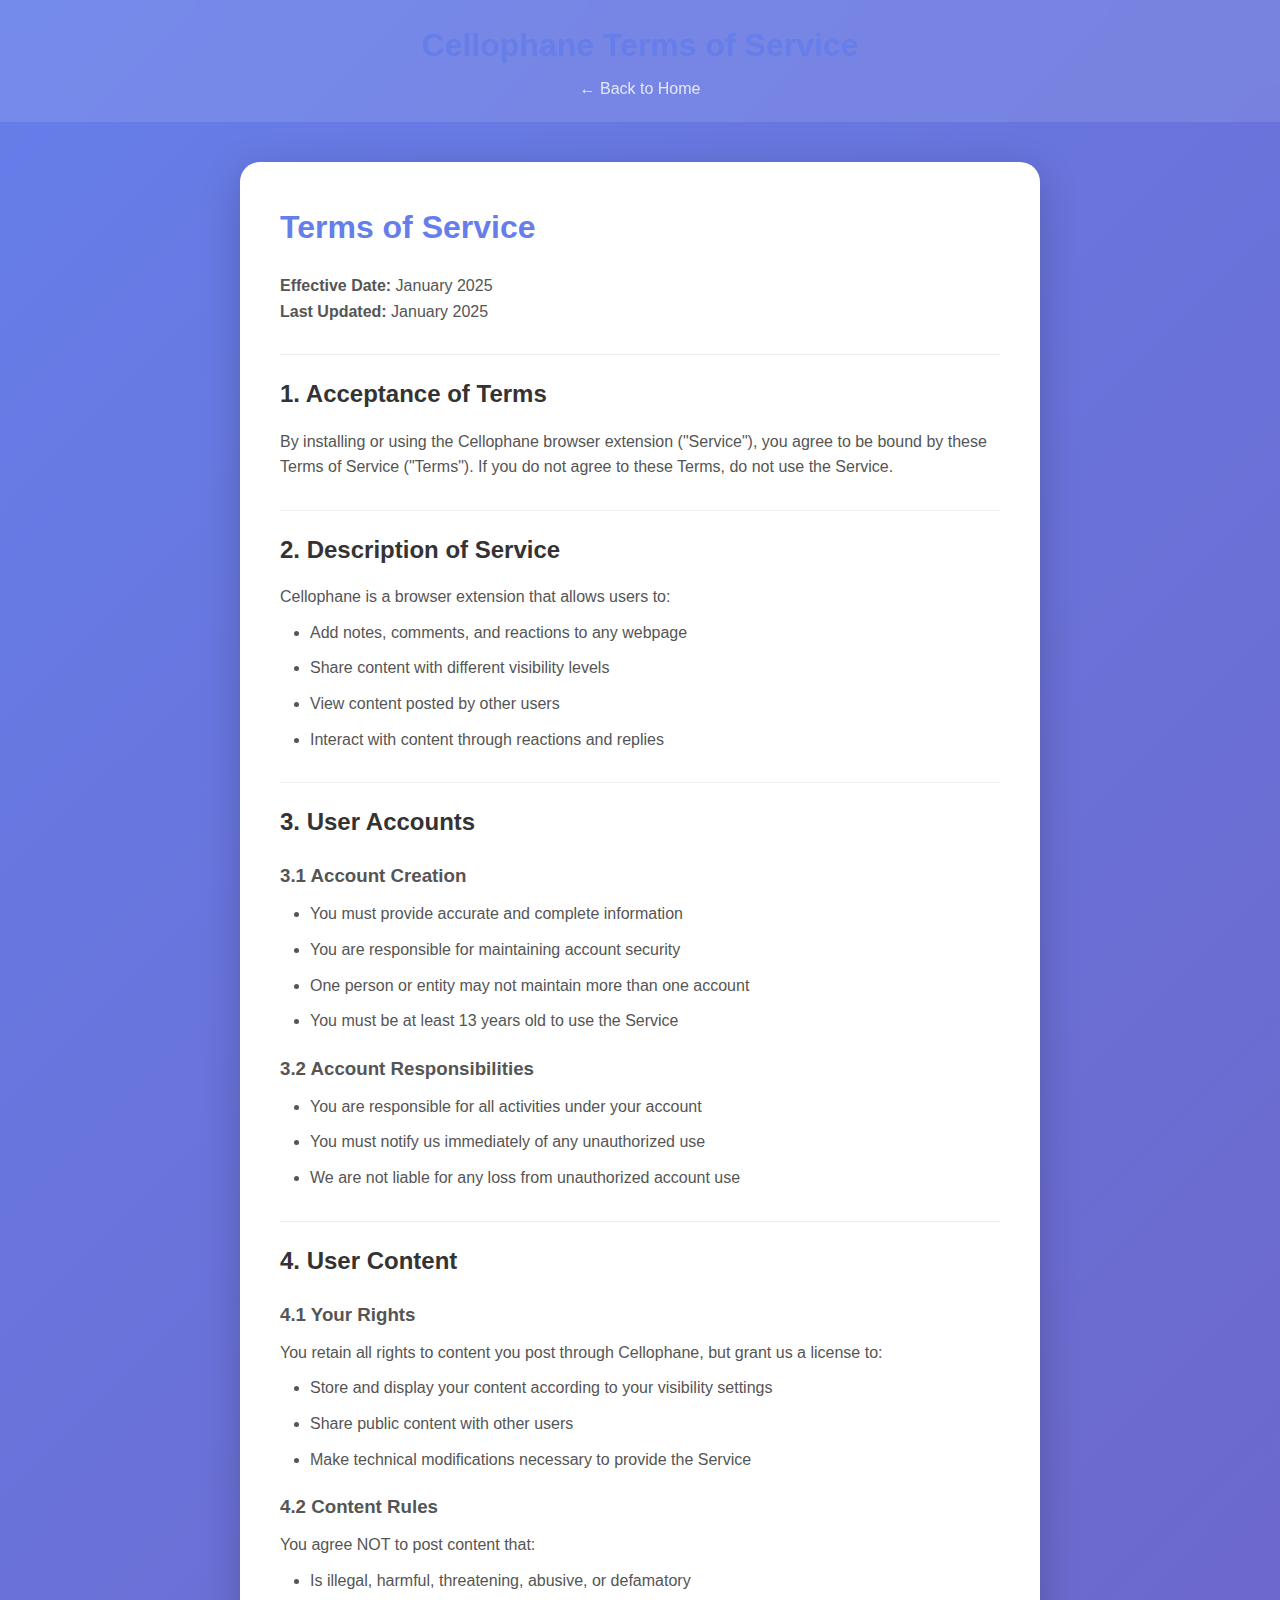
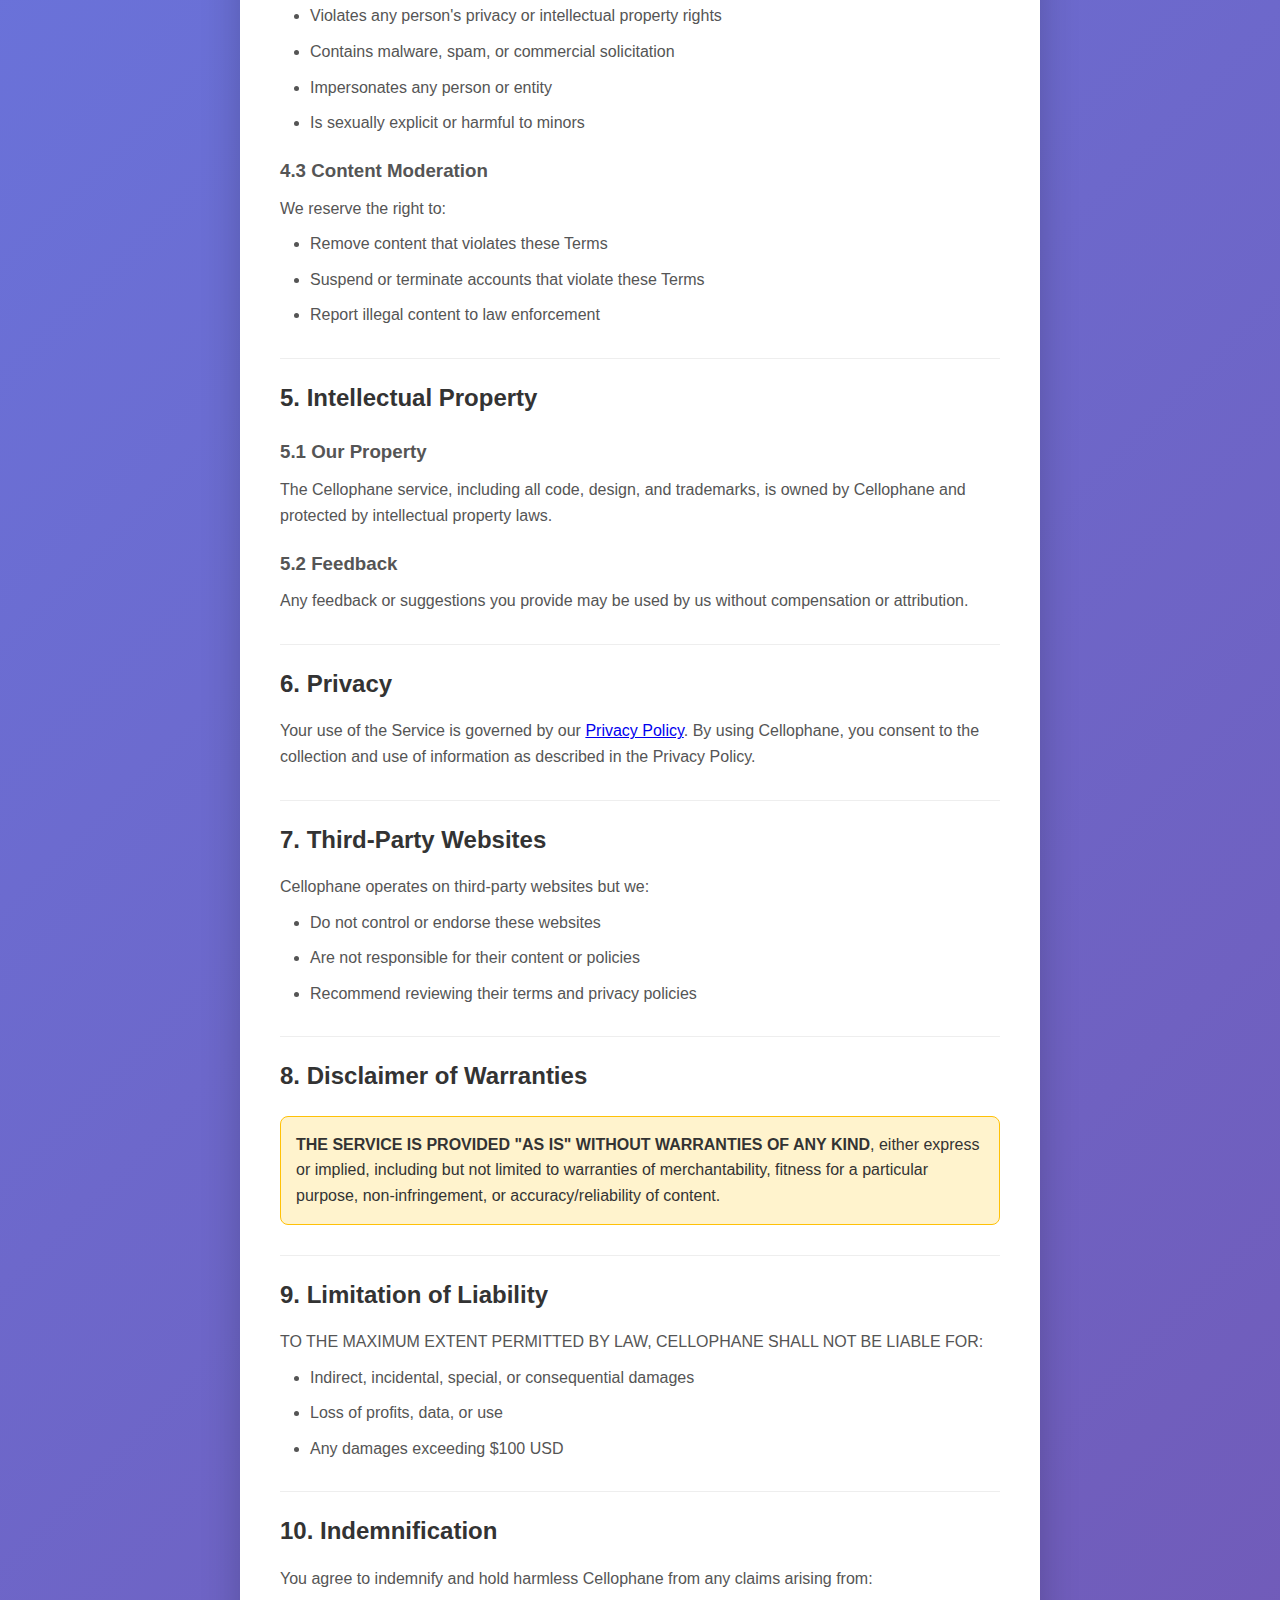
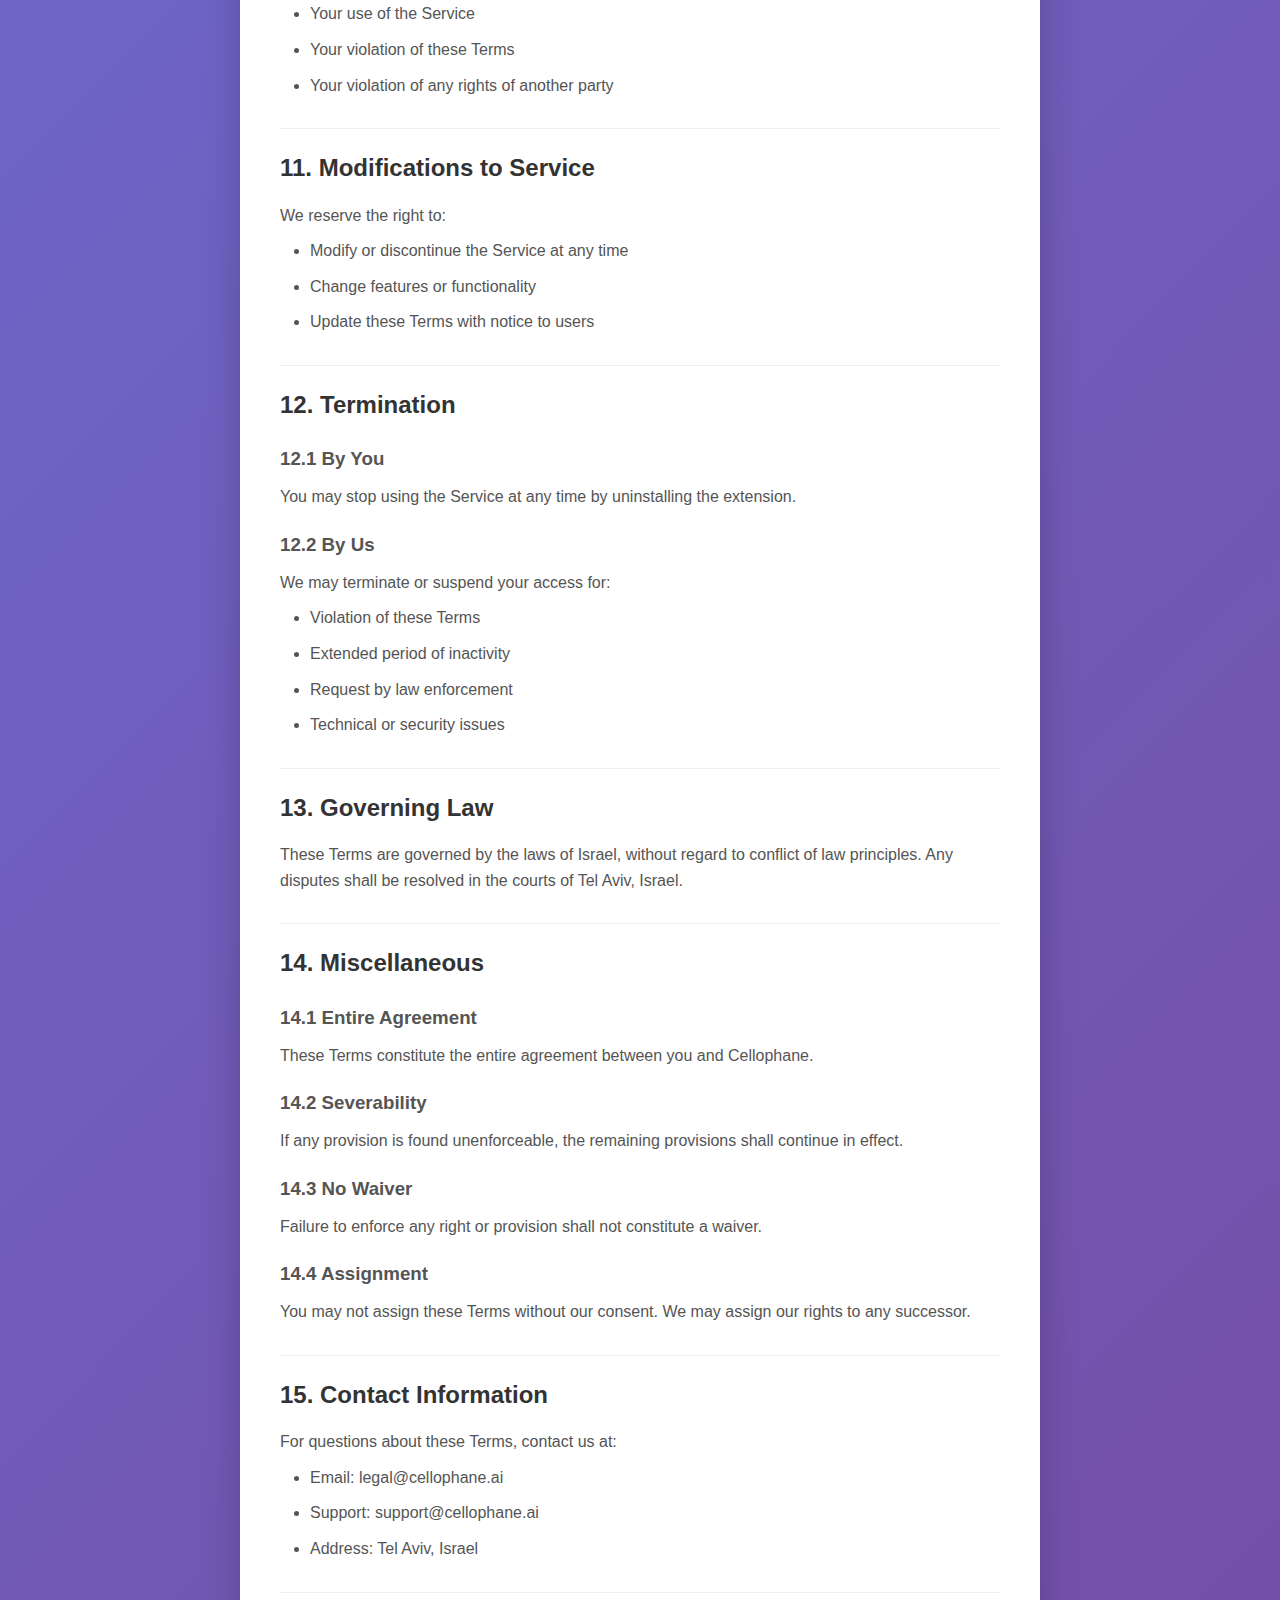
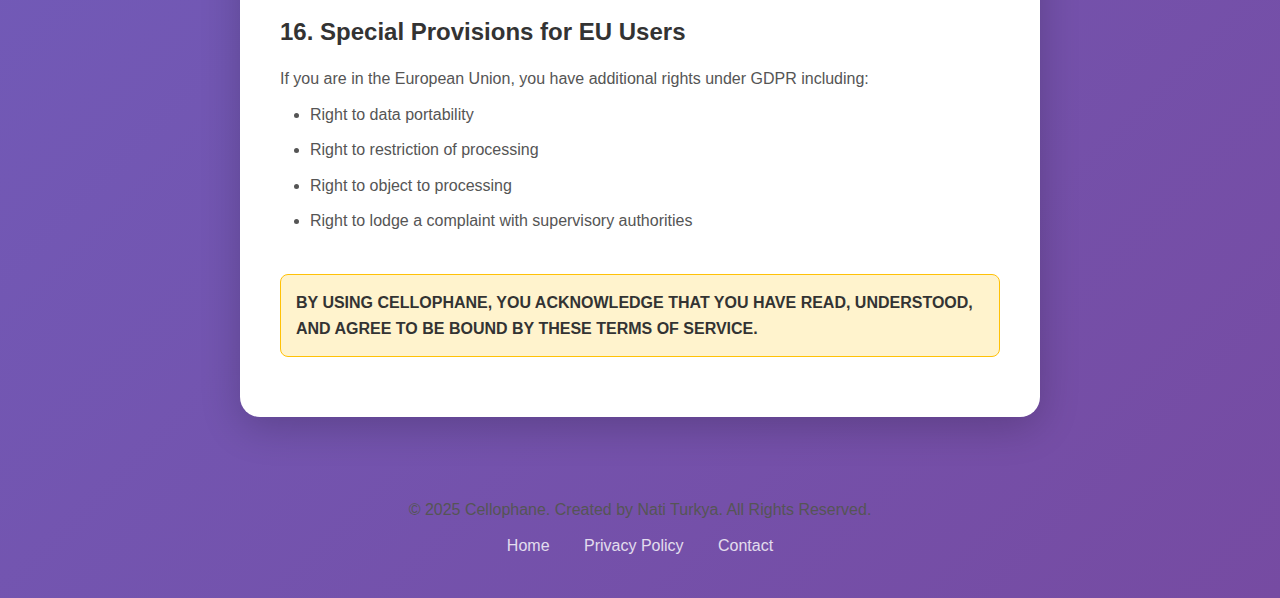
<file: terms.html>
<!DOCTYPE html>
<html lang="en">
<head>
    <meta charset="UTF-8">
    <meta name="viewport" content="width=device-width, initial-scale=1.0">
    <title>Terms of Service - Cellophane</title>
    <meta name="description" content="Cellophane Terms of Service - Rules and guidelines for using our service.">
    <style>
        * { margin: 0; padding: 0; box-sizing: border-box; }
        
        body {
            font-family: -apple-system, BlinkMacSystemFont, 'Segoe UI', Roboto, sans-serif;
            line-height: 1.6;
            color: #333;
            background: linear-gradient(135deg, #667eea 0%, #764ba2 100%);
            min-height: 100vh;
        }
        
        .header {
            background: rgba(255,255,255,0.1);
            backdrop-filter: blur(10px);
            padding: 20px;
            text-align: center;
            color: white;
        }
        
        .header h1 {
            font-size: 32px;
            margin-bottom: 5px;
        }
        
        .header a {
            color: white;
            text-decoration: none;
            opacity: 0.8;
        }
        
        .header a:hover {
            opacity: 1;
        }
        
        .content {
            max-width: 800px;
            margin: 40px auto;
            padding: 40px;
            background: white;
            border-radius: 20px;
            box-shadow: 0 10px 40px rgba(0,0,0,0.2);
        }
        
        h1 { color: #667eea; margin-bottom: 20px; }
        h2 { color: #333; margin: 30px 0 15px 0; padding-top: 20px; border-top: 1px solid #eee; }
        h3 { color: #555; margin: 20px 0 10px 0; }
        
        p, li { margin-bottom: 10px; color: #555; }
        ul { margin-left: 30px; margin-bottom: 20px; }
        
        .highlight-box {
            background: #fff3cd;
            border: 1px solid #ffc107;
            border-radius: 8px;
            padding: 15px;
            margin: 20px 0;
        }
        
        .footer {
            text-align: center;
            padding: 40px 20px;
            color: white;
        }
        
        .footer a {
            color: white;
            text-decoration: none;
            margin: 0 15px;
            opacity: 0.8;
        }
        
        .footer a:hover {
            opacity: 1;
            text-decoration: underline;
        }
        
        @media (max-width: 768px) {
            .content { margin: 20px; padding: 20px; }
        }
    </style>
</head>
<body>
    <div class="header">
        <h1>Cellophane Terms of Service</h1>
        <a href="/">← Back to Home</a>
    </div>
    
    <div class="content">
        <h1>Terms of Service</h1>
        <p><strong>Effective Date:</strong> January 2025<br>
        <strong>Last Updated:</strong> January 2025</p>
        
        <h2>1. Acceptance of Terms</h2>
        <p>By installing or using the Cellophane browser extension ("Service"), you agree to be bound by these Terms of Service ("Terms"). If you do not agree to these Terms, do not use the Service.</p>
        
        <h2>2. Description of Service</h2>
        <p>Cellophane is a browser extension that allows users to:</p>
        <ul>
            <li>Add notes, comments, and reactions to any webpage</li>
            <li>Share content with different visibility levels</li>
            <li>View content posted by other users</li>
            <li>Interact with content through reactions and replies</li>
        </ul>
        
        <h2>3. User Accounts</h2>
        
        <h3>3.1 Account Creation</h3>
        <ul>
            <li>You must provide accurate and complete information</li>
            <li>You are responsible for maintaining account security</li>
            <li>One person or entity may not maintain more than one account</li>
            <li>You must be at least 13 years old to use the Service</li>
        </ul>
        
        <h3>3.2 Account Responsibilities</h3>
        <ul>
            <li>You are responsible for all activities under your account</li>
            <li>You must notify us immediately of any unauthorized use</li>
            <li>We are not liable for any loss from unauthorized account use</li>
        </ul>
        
        <h2>4. User Content</h2>
        
        <h3>4.1 Your Rights</h3>
        <p>You retain all rights to content you post through Cellophane, but grant us a license to:</p>
        <ul>
            <li>Store and display your content according to your visibility settings</li>
            <li>Share public content with other users</li>
            <li>Make technical modifications necessary to provide the Service</li>
        </ul>
        
        <h3>4.2 Content Rules</h3>
        <p>You agree NOT to post content that:</p>
        <ul>
            <li>Is illegal, harmful, threatening, abusive, or defamatory</li>
            <li>Violates any person's privacy or intellectual property rights</li>
            <li>Contains malware, spam, or commercial solicitation</li>
            <li>Impersonates any person or entity</li>
            <li>Is sexually explicit or harmful to minors</li>
        </ul>
        
        <h3>4.3 Content Moderation</h3>
        <p>We reserve the right to:</p>
        <ul>
            <li>Remove content that violates these Terms</li>
            <li>Suspend or terminate accounts that violate these Terms</li>
            <li>Report illegal content to law enforcement</li>
        </ul>
        
        <h2>5. Intellectual Property</h2>
        
        <h3>5.1 Our Property</h3>
        <p>The Cellophane service, including all code, design, and trademarks, is owned by Cellophane and protected by intellectual property laws.</p>
        
        <h3>5.2 Feedback</h3>
        <p>Any feedback or suggestions you provide may be used by us without compensation or attribution.</p>
        
        <h2>6. Privacy</h2>
        <p>Your use of the Service is governed by our <a href="/privacy.html">Privacy Policy</a>. By using Cellophane, you consent to the collection and use of information as described in the Privacy Policy.</p>
        
        <h2>7. Third-Party Websites</h2>
        <p>Cellophane operates on third-party websites but we:</p>
        <ul>
            <li>Do not control or endorse these websites</li>
            <li>Are not responsible for their content or policies</li>
            <li>Recommend reviewing their terms and privacy policies</li>
        </ul>
        
        <h2>8. Disclaimer of Warranties</h2>
        <div class="highlight-box">
            <strong>THE SERVICE IS PROVIDED "AS IS" WITHOUT WARRANTIES OF ANY KIND</strong>, either express or implied, including but not limited to warranties of merchantability, fitness for a particular purpose, non-infringement, or accuracy/reliability of content.
        </div>
        
        <h2>9. Limitation of Liability</h2>
        <p>TO THE MAXIMUM EXTENT PERMITTED BY LAW, CELLOPHANE SHALL NOT BE LIABLE FOR:</p>
        <ul>
            <li>Indirect, incidental, special, or consequential damages</li>
            <li>Loss of profits, data, or use</li>
            <li>Any damages exceeding $100 USD</li>
        </ul>
        
        <h2>10. Indemnification</h2>
        <p>You agree to indemnify and hold harmless Cellophane from any claims arising from:</p>
        <ul>
            <li>Your use of the Service</li>
            <li>Your violation of these Terms</li>
            <li>Your violation of any rights of another party</li>
        </ul>
        
        <h2>11. Modifications to Service</h2>
        <p>We reserve the right to:</p>
        <ul>
            <li>Modify or discontinue the Service at any time</li>
            <li>Change features or functionality</li>
            <li>Update these Terms with notice to users</li>
        </ul>
        
        <h2>12. Termination</h2>
        
        <h3>12.1 By You</h3>
        <p>You may stop using the Service at any time by uninstalling the extension.</p>
        
        <h3>12.2 By Us</h3>
        <p>We may terminate or suspend your access for:</p>
        <ul>
            <li>Violation of these Terms</li>
            <li>Extended period of inactivity</li>
            <li>Request by law enforcement</li>
            <li>Technical or security issues</li>
        </ul>
        
        <h2>13. Governing Law</h2>
        <p>These Terms are governed by the laws of Israel, without regard to conflict of law principles. Any disputes shall be resolved in the courts of Tel Aviv, Israel.</p>
        
        <h2>14. Miscellaneous</h2>
        
        <h3>14.1 Entire Agreement</h3>
        <p>These Terms constitute the entire agreement between you and Cellophane.</p>
        
        <h3>14.2 Severability</h3>
        <p>If any provision is found unenforceable, the remaining provisions shall continue in effect.</p>
        
        <h3>14.3 No Waiver</h3>
        <p>Failure to enforce any right or provision shall not constitute a waiver.</p>
        
        <h3>14.4 Assignment</h3>
        <p>You may not assign these Terms without our consent. We may assign our rights to any successor.</p>
        
        <h2>15. Contact Information</h2>
        <p>For questions about these Terms, contact us at:</p>
        <ul>
            <li>Email: legal@cellophane.ai</li>
            <li>Support: support@cellophane.ai</li>
            <li>Address: Tel Aviv, Israel</li>
        </ul>
        
        <h2>16. Special Provisions for EU Users</h2>
        <p>If you are in the European Union, you have additional rights under GDPR including:</p>
        <ul>
            <li>Right to data portability</li>
            <li>Right to restriction of processing</li>
            <li>Right to object to processing</li>
            <li>Right to lodge a complaint with supervisory authorities</li>
        </ul>
        
        <div class="highlight-box" style="margin-top: 40px;">
            <strong>BY USING CELLOPHANE, YOU ACKNOWLEDGE THAT YOU HAVE READ, UNDERSTOOD, AND AGREE TO BE BOUND BY THESE TERMS OF SERVICE.</strong>
        </div>
    </div>
    
    <div class="footer">
        <p>© 2025 Cellophane. Created by Nati Turkya. All Rights Reserved.</p>
        <div style="margin-top: 10px;">
            <a href="/">Home</a>
            <a href="/privacy.html">Privacy Policy</a>
            <a href="mailto:support@cellophane.ai">Contact</a>
        </div>
    </div>
</body>
</html>
</file>
